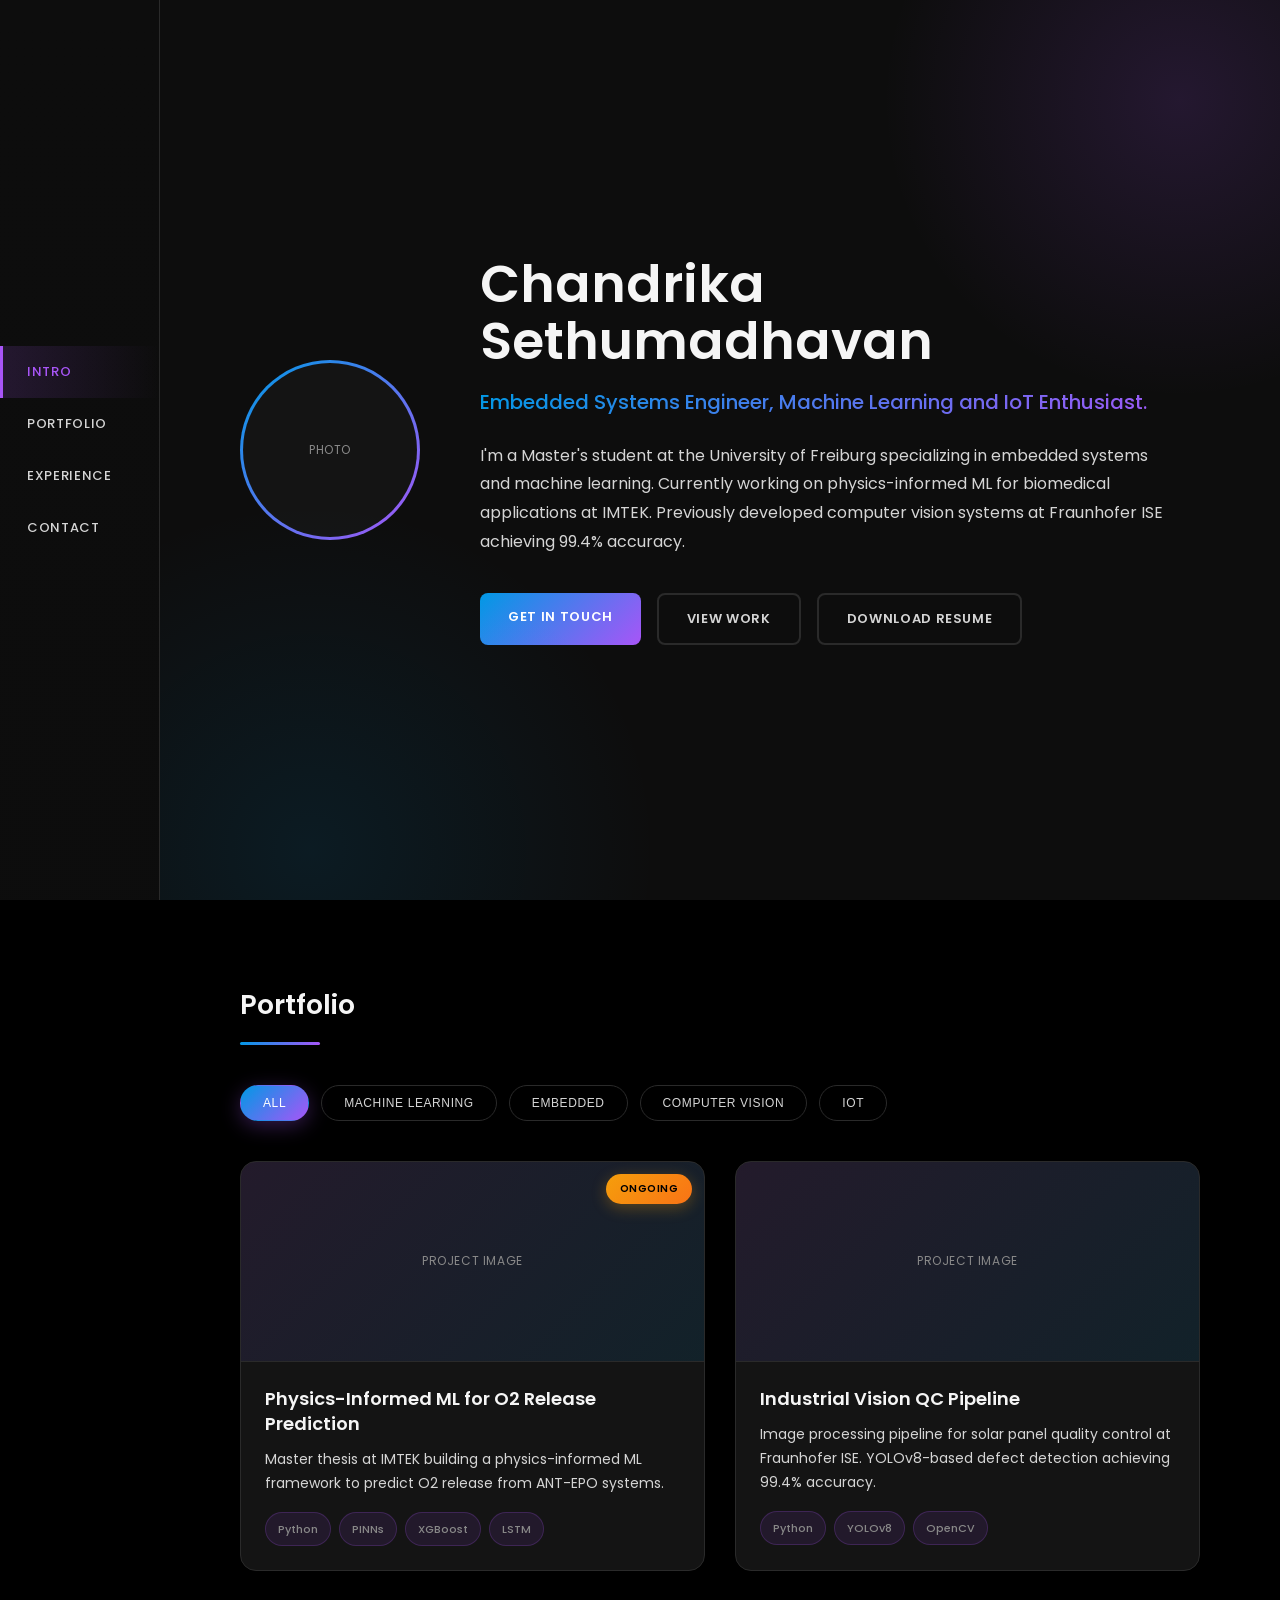
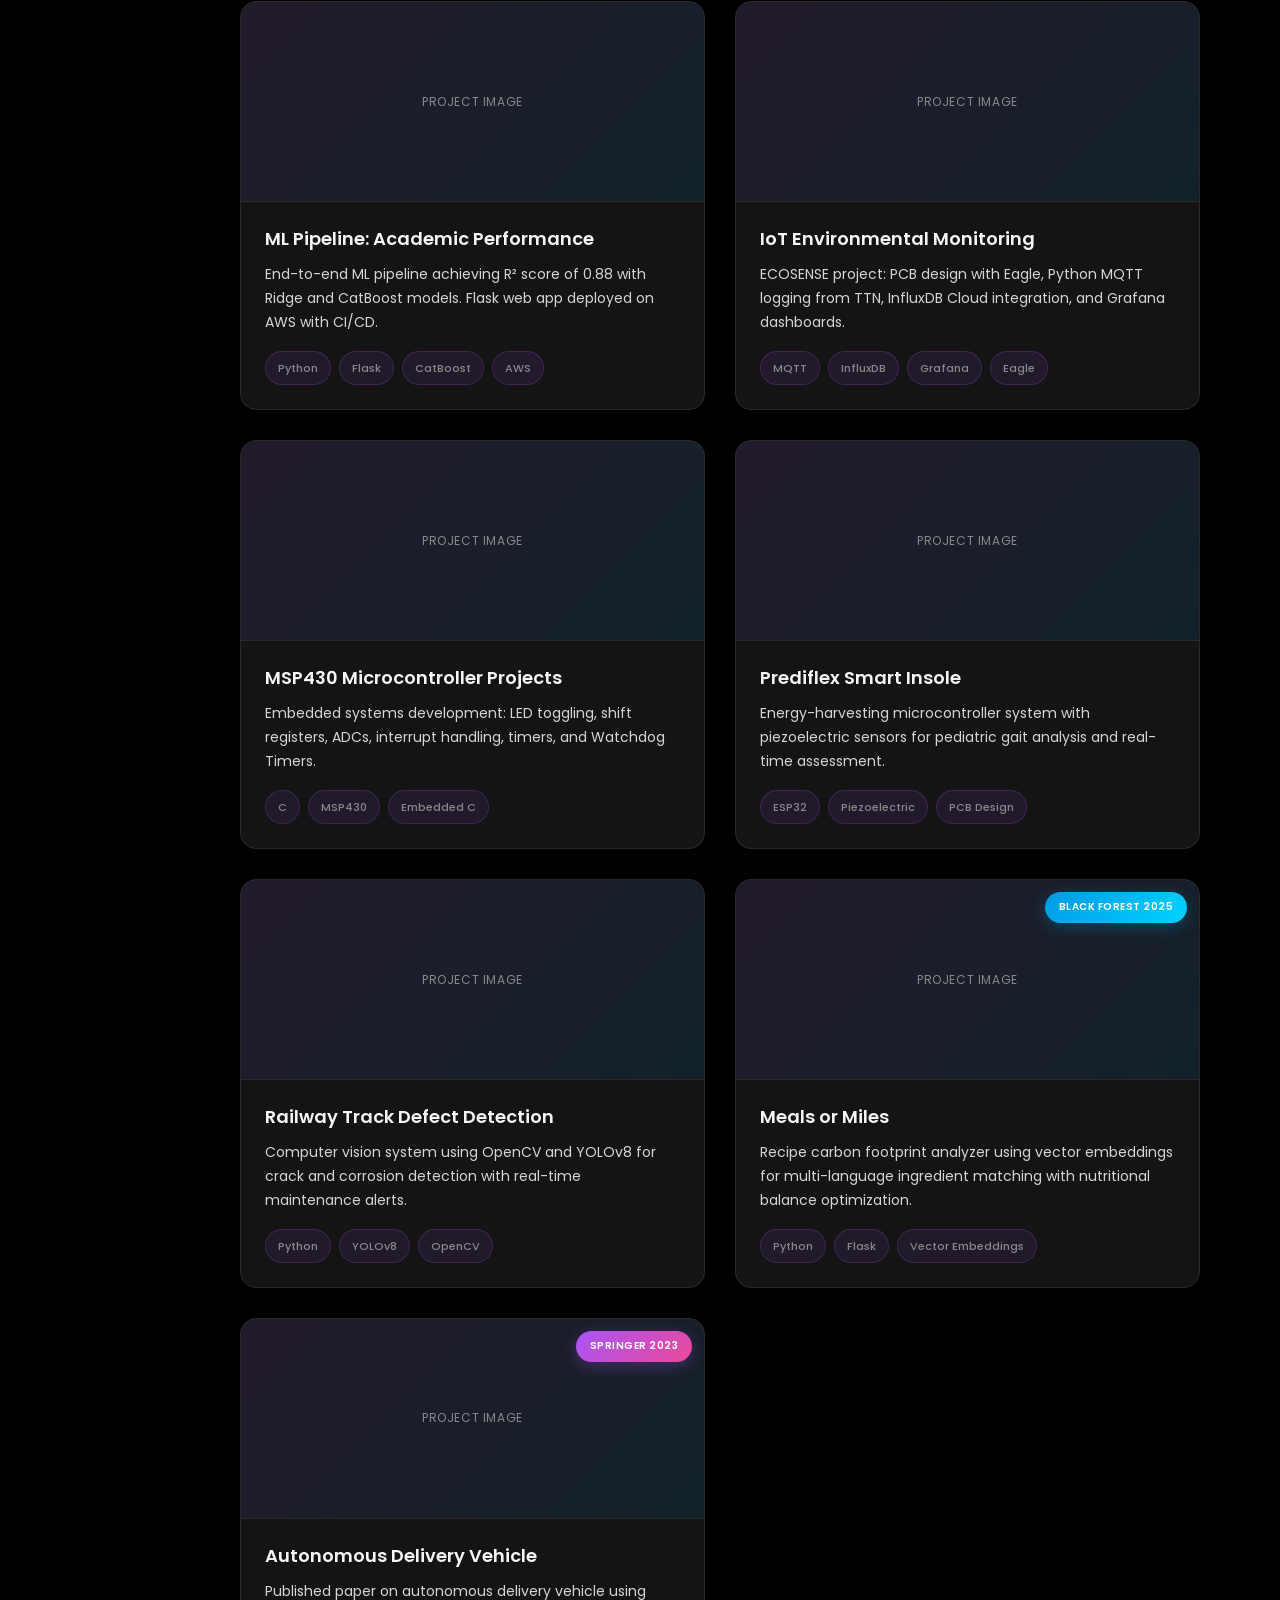
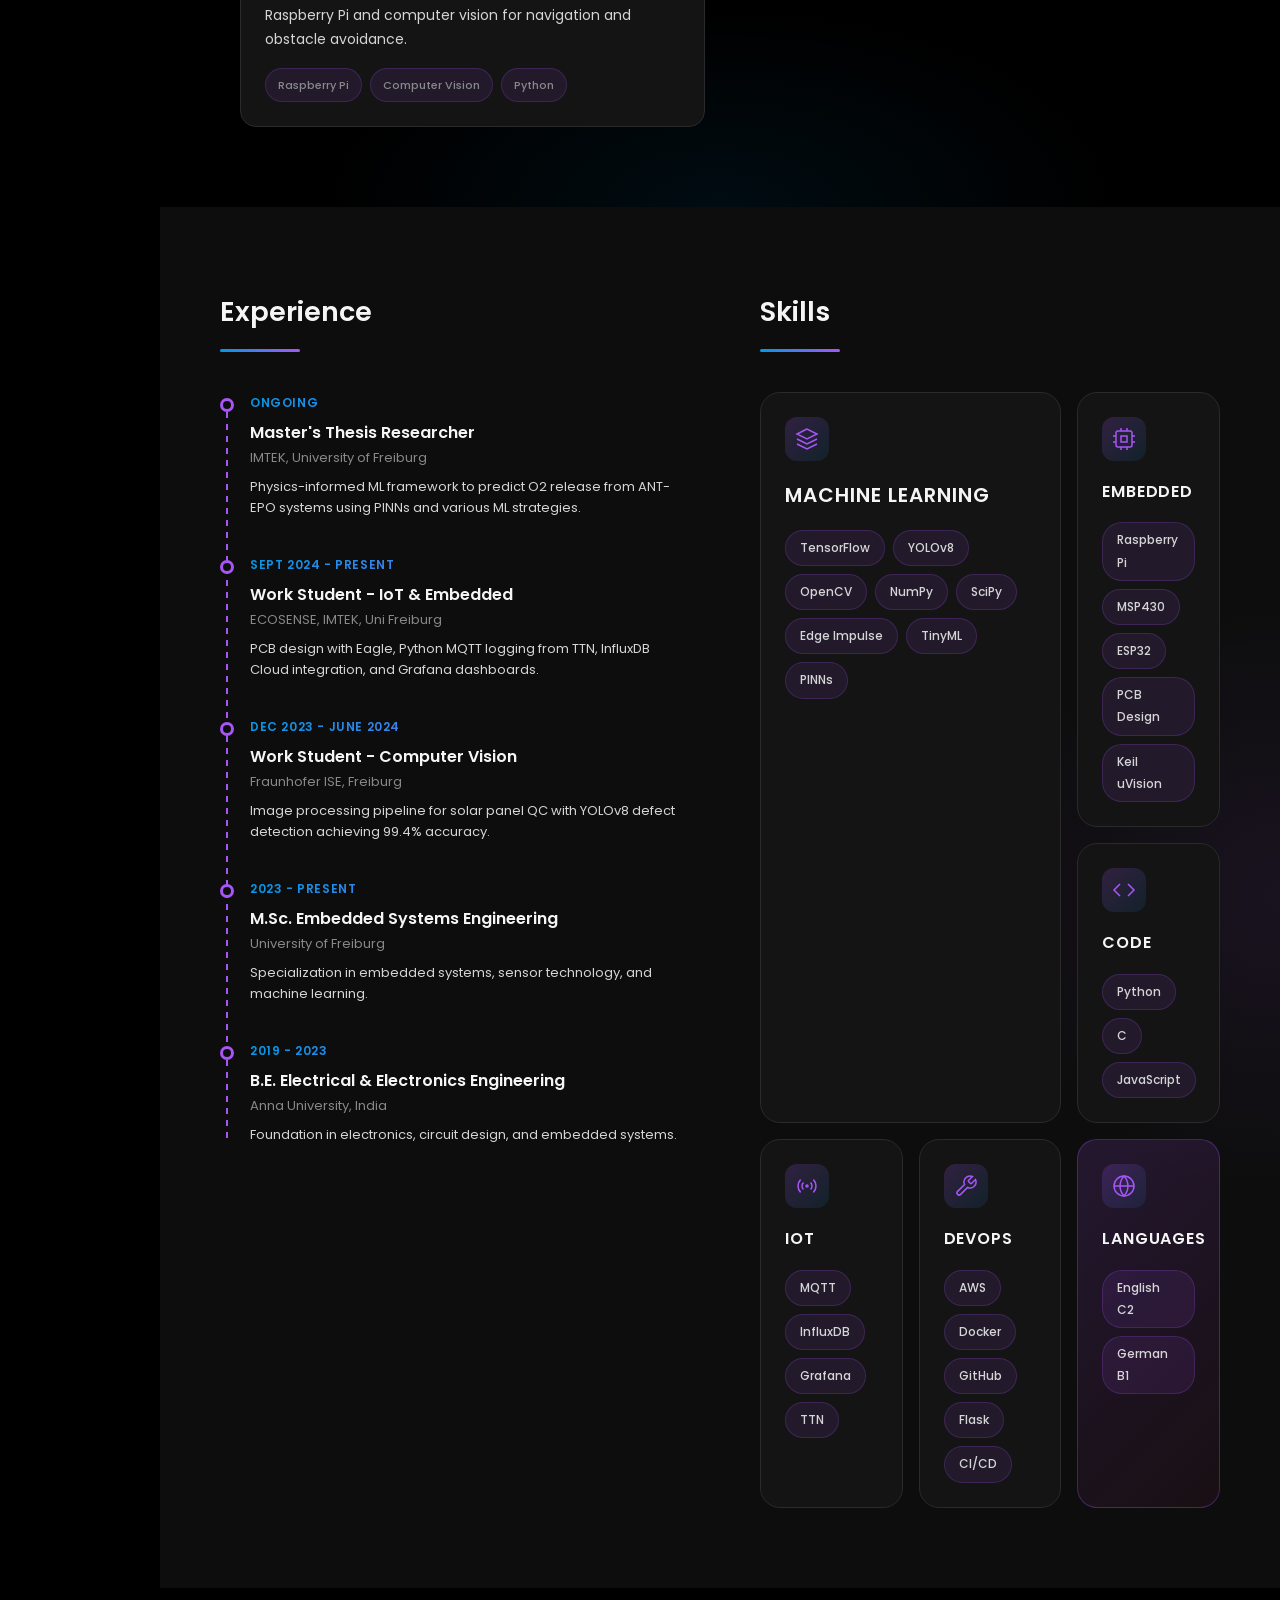
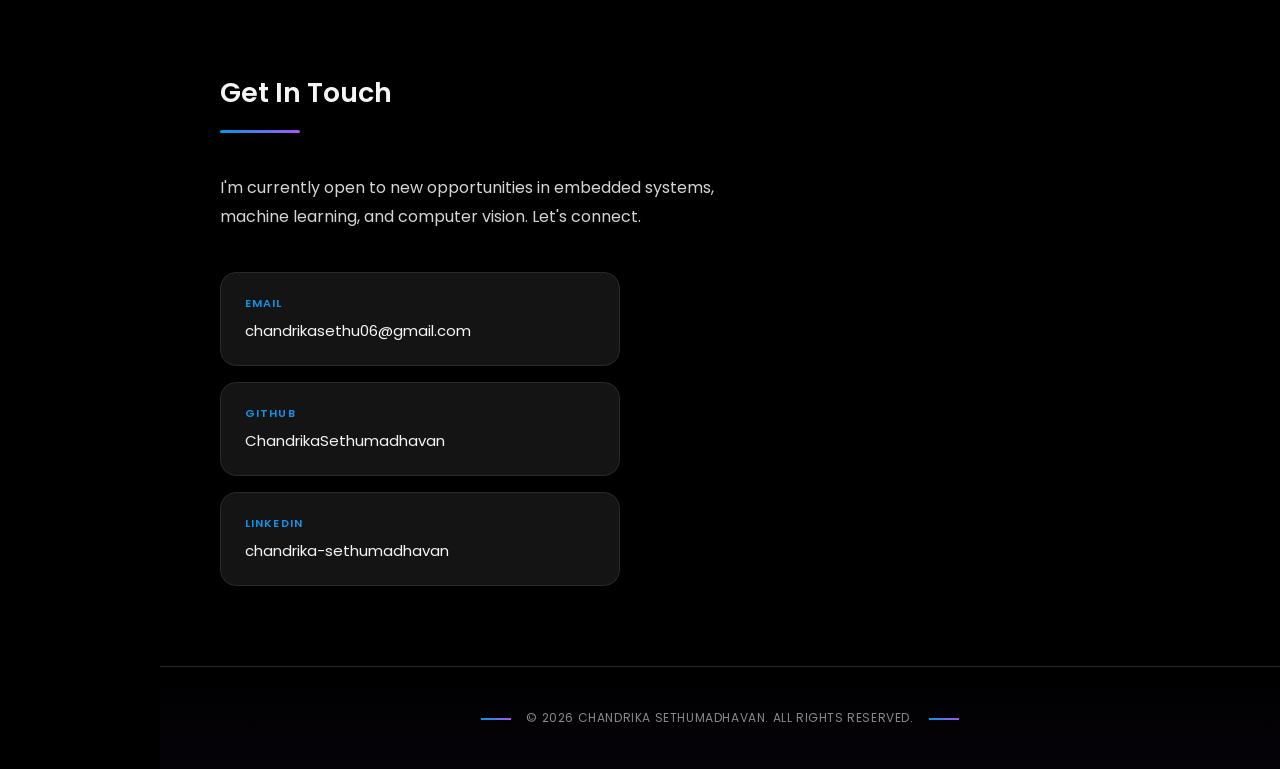
<file: index.html>
<!DOCTYPE html>
<html lang="en">
<head>
  <meta charset="UTF-8">
  <meta name="viewport" content="width=device-width, initial-scale=1">
  <title>Chandrika Sethumadhavan | Embedded Systems & ML Engineer</title>
  <link href="https://fonts.googleapis.com/css2?family=Poppins:wght@300;400;500;600;700&display=swap" rel="stylesheet">
  <link rel="stylesheet" href="css/style.css">
</head>
<body>

  <!-- Left Sidebar Navigation -->
  <nav class="sidebar">
    <div class="nav-inner">
      <a href="#intro" class="nav-link active">Intro</a>
      <a href="#portfolio" class="nav-link">Portfolio</a>
      <a href="#experience" class="nav-link">Experience</a>
      <a href="#contact" class="nav-link">Contact</a>
    </div>
  </nav>

  <!-- Main Content -->
  <main class="main-content">

    <!-- Intro Section -->
    <section id="intro" class="section intro-section">
      <div class="intro-wrapper">
        <div class="profile-image">
          <!-- PLACEHOLDER: Add your profile image here -->
          <div class="image-placeholder">
            <span>Photo</span>
          </div>
        </div>
        <div class="intro-content">
          <h1>Chandrika Sethumadhavan</h1>
          <p class="title-text">Embedded Systems Engineer, Machine Learning and IoT Enthusiast.</p>
          <p class="intro-description">
            I'm a Master's student at the University of Freiburg specializing in embedded systems and machine learning.
            Currently working on physics-informed ML for biomedical applications at IMTEK.
            Previously developed computer vision systems at Fraunhofer ISE achieving 99.4% accuracy.
          </p>
          <div class="intro-links">
            <a href="https://mail.google.com/mail/?view=cm&fs=1&to=chandrikasethu06@gmail.com&su=Hello%20Chandrika" target="_blank" class="btn">Get In Touch</a>
            <a href="#portfolio" class="btn btn-outline">View Work</a>
            <a href="main.pdf" download class="btn btn-outline">Download Resume</a>
          </div>
        </div>
      </div>
    </section>

    <!-- Portfolio Section -->
    <section id="portfolio" class="section">
      <h2 class="section-title">Portfolio</h2>

      <div class="filter-nav">
        <button class="filter-btn active" data-filter="all">All</button>
        <button class="filter-btn" data-filter="ml">Machine Learning</button>
        <button class="filter-btn" data-filter="embedded">Embedded</button>
        <button class="filter-btn" data-filter="vision">Computer Vision</button>
        <button class="filter-btn" data-filter="iot">IoT</button>
      </div>

      <div class="portfolio-grid">

        <!-- Project 1: Thesis -->
        <div class="portfolio-item" data-category="ml">
          <div class="portfolio-image">
            <!-- PLACEHOLDER: Add project image here -->
            <div class="image-placeholder large">
              <span>Project Image</span>
            </div>
            <span class="project-badge ongoing">Ongoing</span>
          </div>
          <div class="portfolio-info">
            <h3>Physics-Informed ML for O2 Release Prediction</h3>
            <p>Master thesis at IMTEK building a physics-informed ML framework to predict O2 release from ANT-EPO systems.</p>
            <div class="project-tags">
              <span class="tag">Python</span>
              <span class="tag">PINNs</span>
              <span class="tag">XGBoost</span>
              <span class="tag">LSTM</span>
            </div>
          </div>
        </div>

        <!-- Project 2: Industrial Vision -->
        <div class="portfolio-item" data-category="vision">
          <div class="portfolio-image">
            <div class="image-placeholder large">
              <span>Project Image</span>
            </div>
          </div>
          <div class="portfolio-info">
            <h3>Industrial Vision QC Pipeline</h3>
            <p>Image processing pipeline for solar panel quality control at Fraunhofer ISE. YOLOv8-based defect detection achieving 99.4% accuracy.</p>
            <div class="project-tags">
              <span class="tag">Python</span>
              <span class="tag">YOLOv8</span>
              <span class="tag">OpenCV</span>
            </div>
          </div>
        </div>

        <!-- Project 3: ML Pipeline -->
        <a href="https://github.com/ChandrikaSethumadhavan/mlproject" target="_blank" class="portfolio-item" data-category="ml">
          <div class="portfolio-image">
            <div class="image-placeholder large">
              <span>Project Image</span>
            </div>
          </div>
          <div class="portfolio-info">
            <h3>ML Pipeline: Academic Performance</h3>
            <p>End-to-end ML pipeline achieving R² score of 0.88 with Ridge and CatBoost models. Flask web app deployed on AWS with CI/CD.</p>
            <div class="project-tags">
              <span class="tag">Python</span>
              <span class="tag">Flask</span>
              <span class="tag">CatBoost</span>
              <span class="tag">AWS</span>
            </div>
          </div>
        </a>

        <!-- Project 4: IoT Environmental -->
        <div class="portfolio-item" data-category="iot">
          <div class="portfolio-image">
            <div class="image-placeholder large">
              <span>Project Image</span>
            </div>
          </div>
          <div class="portfolio-info">
            <h3>IoT Environmental Monitoring</h3>
            <p>ECOSENSE project: PCB design with Eagle, Python MQTT logging from TTN, InfluxDB Cloud integration, and Grafana dashboards.</p>
            <div class="project-tags">
              <span class="tag">MQTT</span>
              <span class="tag">InfluxDB</span>
              <span class="tag">Grafana</span>
              <span class="tag">Eagle</span>
            </div>
          </div>
        </div>

        <!-- Project 5: MSP430 -->
        <a href="https://github.com/ChandrikaSethumadhavan/MSP430-Microcontroller-projects" target="_blank" class="portfolio-item" data-category="embedded">
          <div class="portfolio-image">
            <div class="image-placeholder large">
              <span>Project Image</span>
            </div>
          </div>
          <div class="portfolio-info">
            <h3>MSP430 Microcontroller Projects</h3>
            <p>Embedded systems development: LED toggling, shift registers, ADCs, interrupt handling, timers, and Watchdog Timers.</p>
            <div class="project-tags">
              <span class="tag">C</span>
              <span class="tag">MSP430</span>
              <span class="tag">Embedded C</span>
            </div>
          </div>
        </a>

        <!-- Project 6: Prediflex -->
        <a href="https://github.com/ChandrikaSethumadhavan/Microsystems_Design_Prediflex" target="_blank" class="portfolio-item" data-category="embedded iot">
          <div class="portfolio-image">
            <div class="image-placeholder large">
              <span>Project Image</span>
            </div>
          </div>
          <div class="portfolio-info">
            <h3>Prediflex Smart Insole</h3>
            <p>Energy-harvesting microcontroller system with piezoelectric sensors for pediatric gait analysis and real-time assessment.</p>
            <div class="project-tags">
              <span class="tag">ESP32</span>
              <span class="tag">Piezoelectric</span>
              <span class="tag">PCB Design</span>
            </div>
          </div>
        </a>

        <!-- Project 7: Railway Detection -->
        <div class="portfolio-item" data-category="vision">
          <div class="portfolio-image">
            <div class="image-placeholder large">
              <span>Project Image</span>
            </div>
          </div>
          <div class="portfolio-info">
            <h3>Railway Track Defect Detection</h3>
            <p>Computer vision system using OpenCV and YOLOv8 for crack and corrosion detection with real-time maintenance alerts.</p>
            <div class="project-tags">
              <span class="tag">Python</span>
              <span class="tag">YOLOv8</span>
              <span class="tag">OpenCV</span>
            </div>
          </div>
        </div>

        <!-- Project 8: Hackathon -->
        <a href="https://github.com/ChandrikaSethumadhavan/meals-or-miles" target="_blank" class="portfolio-item" data-category="ml">
          <div class="portfolio-image">
            <div class="image-placeholder large">
              <span>Project Image</span>
            </div>
            <span class="project-badge hackathon">Black Forest 2025</span>
          </div>
          <div class="portfolio-info">
            <h3>Meals or Miles</h3>
            <p>Recipe carbon footprint analyzer using vector embeddings for multi-language ingredient matching with nutritional balance optimization.</p>
            <div class="project-tags">
              <span class="tag">Python</span>
              <span class="tag">Flask</span>
              <span class="tag">Vector Embeddings</span>
            </div>
          </div>
        </a>

        <!-- Project 9: Research Publication -->
        <a href="https://link.springer.com/chapter/10.1007/978-981-99-3010-4_30" target="_blank" class="portfolio-item" data-category="vision embedded">
          <div class="portfolio-image">
            <div class="image-placeholder large">
              <span>Project Image</span>
            </div>
            <span class="project-badge publication">Springer 2023</span>
          </div>
          <div class="portfolio-info">
            <h3>Autonomous Delivery Vehicle</h3>
            <p>Published paper on autonomous delivery vehicle using Raspberry Pi and computer vision for navigation and obstacle avoidance.</p>
            <div class="project-tags">
              <span class="tag">Raspberry Pi</span>
              <span class="tag">Computer Vision</span>
              <span class="tag">Python</span>
            </div>
          </div>
        </a>

      </div>
    </section>

    <!-- Experience & Skills Section -->
    <section id="experience" class="section">
      <div class="exp-skills-container">

        <!-- Experience Column with Timeline -->
        <div class="experience-column">
          <h2 class="section-title">Experience</h2>

          <div class="timeline">
            <div class="timeline-item">
              <div class="timeline-dot"></div>
              <div class="timeline-date">Ongoing</div>
              <div class="timeline-content">
                <h3>Master's Thesis Researcher</h3>
                <p class="company">IMTEK, University of Freiburg</p>
                <p>Physics-informed ML framework to predict O2 release from ANT-EPO systems using PINNs and various ML strategies.</p>
              </div>
            </div>

            <div class="timeline-item">
              <div class="timeline-dot"></div>
              <div class="timeline-date">Sept 2024 - Present</div>
              <div class="timeline-content">
                <h3>Work Student - IoT & Embedded</h3>
                <p class="company">ECOSENSE, IMTEK, Uni Freiburg</p>
                <p>PCB design with Eagle, Python MQTT logging from TTN, InfluxDB Cloud integration, and Grafana dashboards.</p>
              </div>
            </div>

            <div class="timeline-item">
              <div class="timeline-dot"></div>
              <div class="timeline-date">Dec 2023 - June 2024</div>
              <div class="timeline-content">
                <h3>Work Student - Computer Vision</h3>
                <p class="company">Fraunhofer ISE, Freiburg</p>
                <p>Image processing pipeline for solar panel QC with YOLOv8 defect detection achieving 99.4% accuracy.</p>
              </div>
            </div>

            <div class="timeline-item">
              <div class="timeline-dot"></div>
              <div class="timeline-date">2023 - Present</div>
              <div class="timeline-content">
                <h3>M.Sc. Embedded Systems Engineering</h3>
                <p class="company">University of Freiburg</p>
                <p>Specialization in embedded systems, sensor technology, and machine learning.</p>
              </div>
            </div>

            <div class="timeline-item">
              <div class="timeline-dot"></div>
              <div class="timeline-date">2019 - 2023</div>
              <div class="timeline-content">
                <h3>B.E. Electrical & Electronics Engineering</h3>
                <p class="company">Anna University, India</p>
                <p>Foundation in electronics, circuit design, and embedded systems.</p>
              </div>
            </div>
          </div>
        </div>

        <!-- Skills Column - Bento Grid -->
        <div class="skills-column">
          <h2 class="section-title">Skills</h2>

          <div class="skills-bento">
            <!-- Large Card: ML -->
            <div class="skill-card skill-card-large">
              <div class="skill-icon">
                <svg viewBox="0 0 24 24" fill="none" stroke="currentColor" stroke-width="1.5">
                  <path d="M12 2L2 7l10 5 10-5-10-5zM2 17l10 5 10-5M2 12l10 5 10-5"/>
                </svg>
              </div>
              <h4>Machine Learning</h4>
              <div class="skill-list">
                <span>TensorFlow</span><span>YOLOv8</span><span>OpenCV</span><span>NumPy</span><span>SciPy</span><span>Edge Impulse</span><span>TinyML</span><span>PINNs</span>
              </div>
            </div>

            <!-- Medium Card: Embedded -->
            <div class="skill-card skill-card-medium">
              <div class="skill-icon">
                <svg viewBox="0 0 24 24" fill="none" stroke="currentColor" stroke-width="1.5">
                  <rect x="4" y="4" width="16" height="16" rx="2"/><path d="M9 9h6v6H9z"/><path d="M9 1v3M15 1v3M9 20v3M15 20v3M1 9h3M1 15h3M20 9h3M20 15h3"/>
                </svg>
              </div>
              <h4>Embedded</h4>
              <div class="skill-list">
                <span>Raspberry Pi</span><span>MSP430</span><span>ESP32</span><span>PCB Design</span><span>Keil uVision</span>
              </div>
            </div>

            <!-- Small Card: Programming -->
            <div class="skill-card skill-card-small">
              <div class="skill-icon">
                <svg viewBox="0 0 24 24" fill="none" stroke="currentColor" stroke-width="1.5">
                  <polyline points="16,18 22,12 16,6"/><polyline points="8,6 2,12 8,18"/>
                </svg>
              </div>
              <h4>Code</h4>
              <div class="skill-list">
                <span>Python</span><span>C</span><span>JavaScript</span>
              </div>
            </div>

            <!-- Small Card: IoT -->
            <div class="skill-card skill-card-small">
              <div class="skill-icon">
                <svg viewBox="0 0 24 24" fill="none" stroke="currentColor" stroke-width="1.5">
                  <path d="M5.636 18.364a9 9 0 010-12.728M18.364 5.636a9 9 0 010 12.728M8.464 15.536a5 5 0 010-7.072M15.536 8.464a5 5 0 010 7.072"/><circle cx="12" cy="12" r="1"/>
                </svg>
              </div>
              <h4>IoT</h4>
              <div class="skill-list">
                <span>MQTT</span><span>InfluxDB</span><span>Grafana</span><span>TTN</span>
              </div>
            </div>

            <!-- Medium Card: DevOps -->
            <div class="skill-card skill-card-medium">
              <div class="skill-icon">
                <svg viewBox="0 0 24 24" fill="none" stroke="currentColor" stroke-width="1.5">
                  <path d="M14.7 6.3a1 1 0 000 1.4l1.6 1.6a1 1 0 001.4 0l3.77-3.77a6 6 0 01-7.94 7.94l-6.91 6.91a2.12 2.12 0 01-3-3l6.91-6.91a6 6 0 017.94-7.94l-3.76 3.76z"/>
                </svg>
              </div>
              <h4>DevOps</h4>
              <div class="skill-list">
                <span>AWS</span><span>Docker</span><span>GitHub</span><span>Flask</span><span>CI/CD</span>
              </div>
            </div>

            <!-- Small Card: Languages -->
            <div class="skill-card skill-card-small accent">
              <div class="skill-icon">
                <svg viewBox="0 0 24 24" fill="none" stroke="currentColor" stroke-width="1.5">
                  <circle cx="12" cy="12" r="10"/><path d="M2 12h20M12 2a15.3 15.3 0 014 10 15.3 15.3 0 01-4 10 15.3 15.3 0 01-4-10 15.3 15.3 0 014-10z"/>
                </svg>
              </div>
              <h4>Languages</h4>
              <div class="skill-list">
                <span>English C2</span><span>German B1</span>
              </div>
            </div>
          </div>
        </div>

      </div>
    </section>

    <!-- Contact Section -->
    <section id="contact" class="section">
      <h2 class="section-title">Get In Touch</h2>
      <p class="contact-text">I'm currently open to new opportunities in embedded systems, machine learning, and computer vision. Let's connect.</p>

      <div class="contact-links">
        <a href="mailto:chandrikasethu06@gmail.com" class="contact-item">
          <span class="contact-label">Email</span>
          <span class="contact-value">chandrikasethu06@gmail.com</span>
        </a>
        <a href="https://github.com/ChandrikaSethumadhavan" target="_blank" class="contact-item">
          <span class="contact-label">GitHub</span>
          <span class="contact-value">ChandrikaSethumadhavan</span>
        </a>
        <a href="https://www.linkedin.com/in/chandrika-s-59455a1a8/" target="_blank" class="contact-item">
          <span class="contact-label">LinkedIn</span>
          <span class="contact-value">chandrika-sethumadhavan</span>
        </a>
      </div>
    </section>

    <!-- Footer -->
    <footer class="footer">
      <p>&copy; 2026 Chandrika Sethumadhavan. All Rights Reserved.</p>
    </footer>

  </main>

  <script src="js/main.js"></script>
</body>
</html>
</file>
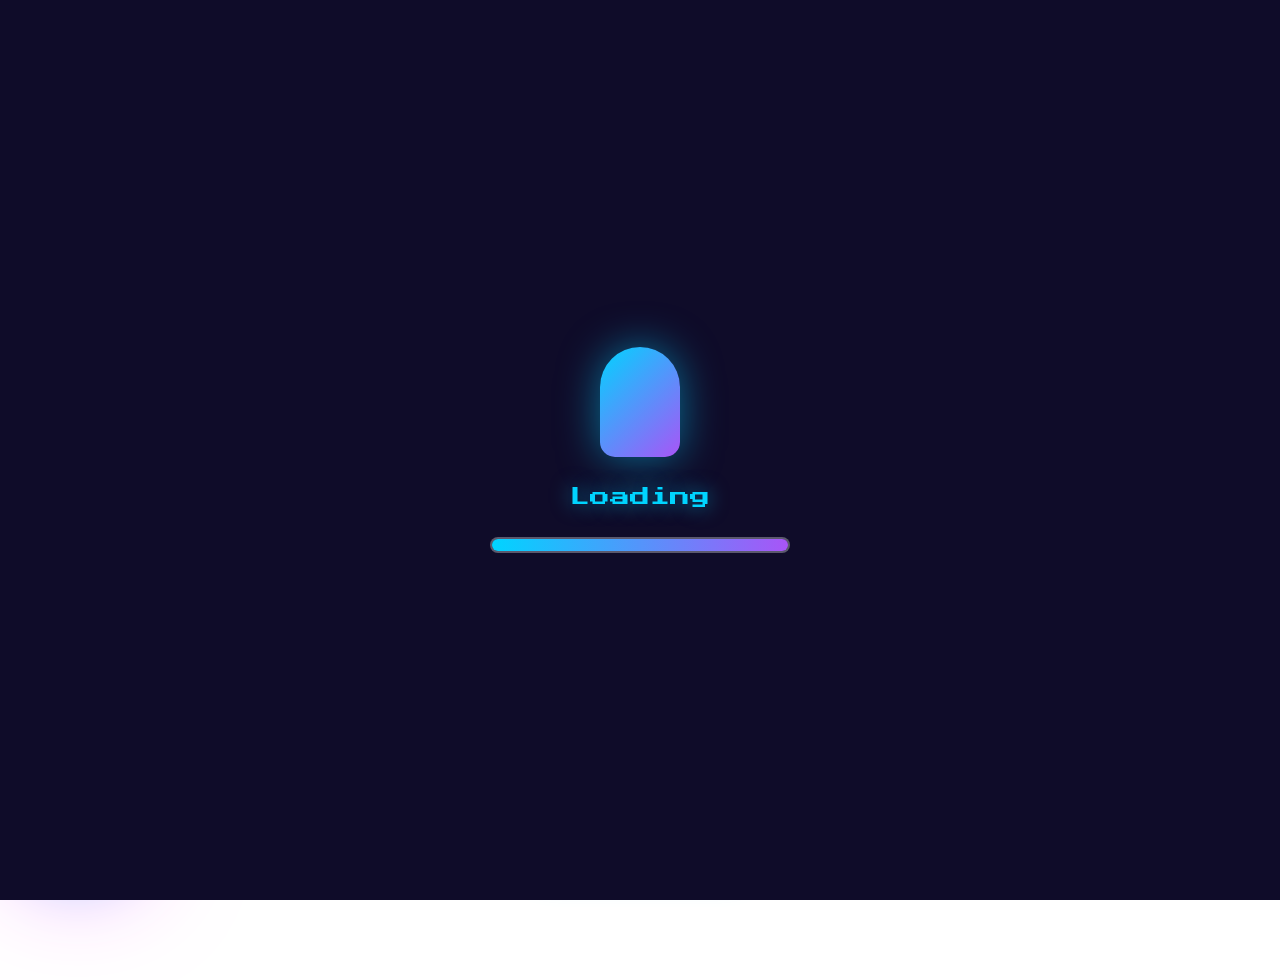
<file: interactive-resume/index.html>
<!DOCTYPE html>
<html lang="en">
<head>
  <meta charset="UTF-8">
  <meta name="viewport" content="width=device-width, initial-scale=1.0">
  <title>Chandrika Sethumadhavan | Interactive Resume</title>
  <link href="https://fonts.googleapis.com/css2?family=Press+Start+2P&family=Poppins:wght@400;500;600;700&display=swap" rel="stylesheet">
  <link rel="stylesheet" href="style.css">
</head>
<body>

  <!-- Loading Screen -->
  <div class="loader" id="loader">
    <div class="loader-content">
      <div class="loader-character"></div>
      <p>Loading</p>
      <div class="loader-bar"><div class="loader-progress"></div></div>
    </div>
  </div>

  <!-- Navigation HUD -->
  <nav class="hud">
    <div class="hud-left">
      <span class="hud-name">CHANDRIKA.EXE</span>
      <span class="hud-title">Building next gen systems with ML and Sensors</span>
    </div>
    <div class="hud-right">
      <div class="hud-progress">
        <span class="progress-label">Journey Progress</span>
        <div class="progress-bar"><div class="progress-fill" id="progressFill"></div></div>
      </div>
    </div>
  </nav>

  <!-- Section Indicators -->
  <div class="section-nav" id="sectionNav">
    <button class="section-dot active" data-section="intro">Start</button>
    <button class="section-dot" data-section="skills">Skills</button>
    <button class="section-dot" data-section="projects">Projects</button>
    <button class="section-dot" data-section="journey">Journey</button>
    <button class="section-dot" data-section="contact">Contact</button>
  </div>

  <!-- Scroll Hint -->
  <div class="scroll-hint" id="scrollHint">
    <span>Scroll to explore</span>
    <div class="scroll-arrow"></div>
  </div>

  <!-- Main Game World -->
  <div class="game-world" id="gameWorld">

    <!-- Parallax Background Layers -->
    <div class="parallax-layer sky" data-speed="0.1"></div>
    <div class="parallax-layer clouds" data-speed="0.2"></div>
    <div class="parallax-layer mountains" data-speed="0.3"></div>
    <div class="parallax-layer city" data-speed="0.5"></div>

    <!-- Character -->
    <div class="character" id="character">
      <div class="character-sprite"></div>
      <div class="character-shadow"></div>
    </div>

    <!-- Ground -->
    <div class="ground"></div>

    <!-- Sections Container -->
    <div class="sections-track" id="sectionsTrack">

      <!-- INTRO SECTION -->
      <section class="game-section intro" id="intro">
        <div class="section-content">
          <div class="intro-sign">
            <h1>Welcome!</h1>
            <p>I'm <span class="highlight">Chandrika</span></p>
            <p class="subtitle">ML & Sensors Enthusiast</p>
          </div>
          <div class="floating-icons">
            <div class="float-icon" style="--delay: 0s">
              <svg viewBox="0 0 24 24"><path d="M12 2L2 7l10 5 10-5-10-5zM2 17l10 5 10-5M2 12l10 5 10-5"/></svg>
            </div>
            <div class="float-icon" style="--delay: 0.5s">
              <svg viewBox="0 0 24 24"><rect x="4" y="4" width="16" height="16" rx="2"/><path d="M9 9h6v6H9z"/></svg>
            </div>
          </div>
        </div>
        <div class="scene-decoration intro-deco">
          <div class="circuit-line"></div>
          <div class="circuit-line"></div>
          <div class="data-stream"></div>
        </div>
      </section>

      <!-- SKILLS SECTION -->
      <section class="game-section skills" id="skills">
        <div class="section-content">
          <h2 class="section-title">
            <span class="title-icon">&#9733;</span> Skills Unlocked
          </h2>

          <div class="skill-towers">
            <!-- Predictive & Prescriptive ML Tower -->
            <div class="skill-tower" data-level="92">
              <div class="tower-body">
                <div class="tower-fill" style="--fill: 92%"></div>
              </div>
              <div class="tower-label">Scientific ML & Modeling</div>
              <div class="tower-items">
                <span>Signal analysis</span>
                <span>TensorFlow</span>
                <span>Physics-informed NNs</span>
                <span> Sensor Signal analysis</span>
                <span> Data-driven + physics-based modelling</span>
                <span>Time-series forecasting</span>
                <span>scikit-learn</span>
                <span>LSTM / GRU</span>
                <span>NSGA-II</span>
                <span>Optuna</span>
              </div>
            </div>

            <!-- Computer Vision Tower -->
            <div class="skill-tower" data-level="90">
              <div class="tower-body">
                <div class="tower-fill" style="--fill: 90%"></div>
              </div>
              <div class="tower-label">Vision</div>
              <div class="tower-items">
                <span>YOLOv8</span>
                <span>OpenCV</span>
                <span>Mask R-CNN</span>
                <span>Vision Transformers</span>
                <span>NumPy / SciPy/ PyTorch / TensorFlow</span>
              </div>
            </div>

            <!-- Agentic AI / LLMs Tower -->
            <div class="skill-tower" data-level="85">
              <div class="tower-body">
                <div class="tower-fill" style="--fill: 85%"></div>
              </div>
              <div class="tower-label">Agentic AI</div>
              <div class="tower-items">
                <span>RAG Pipelines</span>
                <span>OpenAI API</span>
                <span>Prompt Engineering</span>
                <span>LLMOps</span>
              </div>
            </div>

            <!-- MLOps & Cloud Tower -->
            <div class="skill-tower" data-level="88">
              <div class="tower-body">
                <div class="tower-fill" style="--fill: 88%"></div>
              </div>
              <div class="tower-label">MLOps &amp; Cloud</div>
              <div class="tower-items">
                <span>AWS SageMaker</span>
                <span>Docker</span>
                <span>ONNX / INT8</span>
                <span>FastAPI / Flask</span>
                <span>CI/CD</span>
                <span>CodeCarbon</span>
              </div>
            </div>

            <!-- Embedded & IoT Tower -->
            <div class="skill-tower" data-level="86">
              <div class="tower-body">
                <div class="tower-fill" style="--fill: 86%"></div>
              </div>
              <div class="tower-label">Embedded &amp; IoT</div>
              <div class="tower-items">
                <span>Raspberry Pi</span>
                <span>ESP32 / MSP430</span>
                <span>PCB Design (Eagle)</span>
                <span>Keil uVision</span>
                <span>MQTT / TTN</span>
                <span>InfluxDB / Grafana</span>
              </div>
            </div>
          </div>
        </div>
        <div class="scene-decoration skills-deco">
          <div class="gear gear-1"></div>
          <div class="gear gear-2"></div>
          <div class="gear gear-3"></div>
        </div>
      </section>

      <!-- PROJECTS SECTION -->
      <section class="game-section projects" id="projects">
        <div class="section-content">
          <h2 class="section-title">
            <span class="title-icon">&#9733;</span> Side Projects
          </h2>

          <div class="project-cards">
            <div class="project-card" data-project="surgidoc">
              <div class="card-badge">&#9889; BFH 2025</div>
              <div class="card-icon">
                <svg viewBox="0 0 24 24"><path d="M19 3H5c-1.1 0-2 .9-2 2v14c0 1.1.9 2 2 2h14c1.1 0 2-.9 2-2V5c0-1.1-.9-2-2-2zm-7 3c1.93 0 3.5 1.57 3.5 3.5S13.93 13 12 13s-3.5-1.57-3.5-3.5S10.07 6 12 6zm7 13H5v-.23c0-.62.28-1.2.76-1.58C7.47 15.82 9.64 15 12 15s4.53.82 6.24 2.19c.48.38.76.97.76 1.58V19z"/></svg>
              </div>
              <h3>SurgiDoc AI</h3>
              <p>Agentic GenAI for surgical documentation (RAG + EndoViT)</p>
              <span class="click-hint">Click for details</span>
            </div>

            <div class="project-card" data-project="mealsormiles">
              <div class="card-badge">&#9889; BFH 2025</div>
              <div class="card-icon">
                <svg viewBox="0 0 24 24"><circle cx="12" cy="12" r="10"/><path d="M8 12l2 2 4-4"/></svg>
              </div>
              <h3>Meals or Miles</h3>
              <p>Recipe carbon analyzer with vector embeddings</p>
              <span class="click-hint">Click for details</span>
            </div>

            <div class="project-card" data-project="automl">
              <div class="card-badge">&#9881; AutoML</div>
              <div class="card-icon">
                <svg viewBox="0 0 24 24"><path d="M12 2L2 7l10 5 10-5-10-5zM2 17l10 5 10-5M2 12l10 5 10-5"/></svg>
              </div>
              <h3>Carbon-Aware AutoML</h3>
              <p>Zero-cost NAS + Optuna with CodeCarbon tracking</p>
              <span class="click-hint">Click for details</span>
            </div>

            <div class="project-card" data-project="onnx">
              <div class="card-badge">&#9733; ONNX</div>
              <div class="card-icon">
                <svg viewBox="0 0 24 24"><path d="M12 2L2 7v10l10 5 10-5V7L12 2zm0 2.18L19.82 8 12 11.82 4.18 8 12 4.18zM4 9.65l7 3.5v7.7l-7-3.5v-7.7zm9 11.2v-7.7l7-3.5v7.7l-7 3.5z"/></svg>
              </div>
              <h3>Deployment-Aware AutoML</h3>
              <p>ONNX export + INT8 quantisation, 8.54&times; GPU speedup</p>
              <span class="click-hint">Click for details</span>
            </div>

            <div class="project-card" data-project="msp430">
              <div class="card-badge">&#9881; Embedded</div>
              <div class="card-icon">
                <svg viewBox="0 0 24 24"><rect x="4" y="4" width="16" height="16" rx="2"/><path d="M9 9h6v6H9z"/><path d="M9 1v3M15 1v3M9 20v3M15 20v3M1 9h3M1 15h3M20 9h3M20 15h3"/></svg>
              </div>
              <h3>MSP430 Microcontroller</h3>
              <p>Embedded C: ADCs, interrupts, timers, watchdog</p>
              <span class="click-hint">Click for details</span>
            </div>

            <div class="project-card" data-project="prediflex">
              <div class="card-badge">&#9889; Microsystems</div>
              <div class="card-icon">
                <svg viewBox="0 0 24 24"><path d="M13 2L3 14h9l-1 8 10-12h-9l1-8z"/></svg>
              </div>
              <h3>Prediflex Smart Insole</h3>
              <p>Energy-harvesting piezo system for pediatric gait</p>
              <span class="click-hint">Click for details</span>
            </div>
          </div>
        </div>
        <div class="scene-decoration proj-deco">
          <div class="trophy"></div>
          <div class="stars-burst"></div>
        </div>
      </section>

      <!-- JOURNEY SECTION (Combined Work + Education) -->
      <section class="game-section journey" id="journey">
        <div class="section-content" style="max-width: none; width: auto;">
          <h2 class="section-title">
            <span class="title-icon">&#9733;</span> My Journey
          </h2>

          <div class="journey-buildings" style="display: flex !important; flex-direction: row !important; flex-wrap: nowrap !important; gap: 20px; align-items: flex-end;">
            <!-- Building 1: Current - Master's Thesis -->
            <div class="exp-building current" style="flex: 0 0 auto;">
              <div class="building-flag">NOW</div>
              <div class="building-top"></div>
              <div class="building-body">
                <div class="building-window"></div>
                <div class="building-window"></div>
                <div class="building-window"></div>
                <div class="building-door"></div>
              </div>
              <div class="building-info">
                <h3>ML Research Scientist</h3>
                <p class="company">IMTEK, Uni Freiburg</p>
                <p class="desc">Physics-informed LSTM/GRU for ANT-EPO O&#8322; release &mdash; SSRN 2025</p>
              </div>
            </div>

            <!-- Building 2: ECOSENSE -->
            <div class="exp-building" style="flex: 0 0 auto;">
              <div class="building-flag">2024</div>
              <div class="building-top"></div>
              <div class="building-body">
                <div class="building-window"></div>
                <div class="building-window"></div>
                <div class="building-door"></div>
              </div>
              <div class="building-info">
                <h3>Embedded Systems Working Student</h3>
                <p class="company">ECOSENSE, IMTEK</p>
                <p class="desc">PCB design (Eagle), MQTT&rarr;InfluxDB&rarr;Grafana pipeline</p>
              </div>
            </div>

            <!-- Building 3: Fraunhofer -->
            <div class="exp-building" style="flex: 0 0 auto;">
              <div class="building-flag">2023</div>
              <div class="building-top"></div>
              <div class="building-body">
                <div class="building-window"></div>
                <div class="building-window"></div>
                <div class="building-window"></div>
                <div class="building-window"></div>
                <div class="building-door"></div>
              </div>
              <div class="building-info">
                <h3>Image Processing &amp; ML Working Student</h3>
                <p class="company">Fraunhofer ISE</p>
                <p class="desc">YOLOv8 inference pipeline for solar-cell QC &mdash; 99.4% accuracy</p>
              </div>
            </div>

            <!-- Education Building 1: Freiburg -->
            <div class="exp-building edu-building" style="flex: 0 0 auto;">
              <div class="building-flag edu">2023</div>
              <div class="building-top edu"></div>
              <div class="building-body">
                <div class="building-window"></div>
                <div class="building-window"></div>
                <div class="building-window"></div>
                <div class="building-door"></div>
              </div>
              <div class="building-info">
                <h3>M.Sc. Embedded Systems</h3>
                <p class="company">Uni Freiburg</p>
                <p class="desc">Microsystems Engineering</p>
              </div>
            </div>

            <!-- Education Building 2: Anna University -->
            <div class="exp-building edu-building" style="flex: 0 0 auto;">
              <div class="building-flag edu">2019</div>
              <div class="building-top edu"></div>
              <div class="building-body">
                <div class="building-window"></div>
                <div class="building-window"></div>
                <div class="building-door"></div>
              </div>
              <div class="building-info">
                <h3>B.E. Electrical Eng.</h3>
                <p class="company">Anna University</p>
                <p class="desc">Chennai, India</p>
              </div>
            </div>
          </div>
        </div>
        <div class="scene-decoration journey-deco">
          <div class="street-lamp"></div>
          <div class="street-lamp"></div>
        </div>
      </section>

      <!-- CONTACT SECTION -->
      <section class="game-section contact" id="contact">
        <div class="section-content">
          <h2 class="section-title">
            <span class="title-icon">&#9733;</span> Connect
          </h2>

          <div class="contact-terminal">
            <div class="terminal-header">
              <span class="terminal-dot"></span>
              <span class="terminal-dot"></span>
              <span class="terminal-dot"></span>
              <span class="terminal-title">contact.sh</span>
            </div>
            <div class="terminal-body">
              <p class="terminal-line"><span class="prompt">$</span> echo "Let's build something amazing together!"</p>
              <p class="terminal-output">Let's build something amazing together!</p>
              <p class="terminal-line"><span class="prompt">$</span> cat contact_info.txt</p>
              <div class="contact-links">
                <a href="https://mail.google.com/mail/?view=cm&fs=1&to=chandrikasethu06@gmail.com" target="_blank" class="contact-btn">
                  <span class="btn-icon">&#9993;</span> Email
                </a>
                <a href="https://github.com/ChandrikaSethumadhavan" target="_blank" class="contact-btn">
                  <span class="btn-icon">&#9784;</span> GitHub
                </a>
                <a href="https://www.linkedin.com/in/chandrika-s-59455a1a8/" target="_blank" class="contact-btn">
                  <span class="btn-icon">&#9901;</span> LinkedIn
                </a>
              </div>
              <p class="terminal-line typing"><span class="prompt">$</span> <span class="cursor">_</span></p>
            </div>
          </div>

          <div class="end-message">
            <p>Thanks for exploring my journey!</p>
            <a href="../index.html" class="back-link">&#8592; Back to Main Portfolio</a>
          </div>
        </div>
        <div class="scene-decoration contact-deco">
          <div class="satellite"></div>
          <div class="signal-waves"></div>
        </div>
      </section>

    </div>
  </div>

  <!-- Project Modal -->
  <div class="project-modal" id="projectModal">
    <div class="modal-overlay"></div>
    <div class="modal-content">
      <button class="modal-close" id="modalClose">&times;</button>
      <div class="modal-header">
        <span class="modal-badge" id="modalBadge"></span>
        <h2 id="modalTitle"></h2>
      </div>
      <div class="modal-body">
        <p id="modalDescription"></p>

        <!-- Video Demo Section -->
        <div class="modal-video" id="modalVideoSection" style="display: none;">
          <h4>Demo Video:</h4>
          <video id="modalVideo" controls>
            <source id="modalVideoSource" src="" type="video/mp4">
            Your browser does not support the video tag.
          </video>
        </div>

        <div class="modal-tech">
          <h4>Technologies Used:</h4>
          <div class="tech-tags" id="modalTech"></div>
        </div>
        <div class="modal-highlights">
          <h4>Key Highlights:</h4>
          <ul id="modalHighlights"></ul>
        </div>
      </div>
      <div class="modal-footer">
        <a href="#" class="modal-github-btn" id="modalGithub" target="_blank">
          <span>&#9784;</span> View on GitHub
        </a>
      </div>
    </div>
  </div>

  <script src="script.js"></script>
</body>
</html>
</file>
<file: css/style.css>
/* === Ryan Sass Inspired Portfolio Styles === */

/* Reset */
*, *::before, *::after {
  margin: 0;
  padding: 0;
  box-sizing: border-box;
}

/* Variables */
:root {
  --bg-primary: #000000;
  --bg-secondary: #0d0d0d;
  --bg-card: #141414;
  --text-primary: #f5f5f5;
  --text-secondary: #d5d5d5;
  --text-muted: #888888;
  --accent: #0099e5;
  --accent-hover: #007acc;
  --purple: #a855f7;
  --purple-dark: #7c3aed;
  --pink: #ec4899;
  --border: #2a2a2a;
  --sidebar-width: 160px;
  --gradient-1: linear-gradient(135deg, #0099e5, #a855f7);
  --gradient-2: linear-gradient(135deg, #a855f7, #ec4899);
  --gradient-3: linear-gradient(135deg, #0099e5, #00d4ff);
}

/* Base */
html {
  scroll-behavior: smooth;
}

body {
  font-family: 'Poppins', -apple-system, BlinkMacSystemFont, sans-serif;
  font-size: 14px;
  line-height: 1.85;
  color: var(--text-secondary);
  background: var(--bg-primary);
  -webkit-font-smoothing: antialiased;
  -moz-osx-font-smoothing: grayscale;
}

a {
  color: var(--accent);
  text-decoration: none;
  transition: color 0.2s ease;
}

a:hover {
  color: var(--accent-hover);
}

/* === Left Sidebar Navigation === */
.sidebar {
  position: fixed;
  left: 0;
  top: 0;
  width: var(--sidebar-width);
  height: 100vh;
  background: linear-gradient(180deg, var(--bg-secondary) 0%, rgba(13, 13, 13, 0.98) 100%);
  display: flex;
  align-items: center;
  z-index: 100;
  border-right: 1px solid var(--border);
}

.nav-inner {
  width: 100%;
  padding: 20px 0;
}

.nav-link {
  display: block;
  padding: 14px 24px;
  color: var(--text-secondary);
  font-size: 13px;
  font-weight: 500;
  text-transform: uppercase;
  letter-spacing: 0.05em;
  border-left: 3px solid transparent;
  transition: all 0.3s ease;
}

.nav-link:hover {
  color: var(--text-primary);
  background: rgba(168, 85, 247, 0.1);
  border-left-color: var(--purple);
}

.nav-link.active {
  color: var(--purple);
  background: linear-gradient(90deg, rgba(168, 85, 247, 0.15), transparent);
  border-left-color: var(--purple);
}

/* === Main Content === */
.main-content {
  margin-left: var(--sidebar-width);
  min-height: 100vh;
}

.section {
  padding: 80px 60px;
  max-width: 1600px;
  margin: 0 auto;
}

/* === Section Titles === */
.section-title {
  font-size: 27px;
  font-weight: 600;
  color: var(--text-primary);
  margin-bottom: 40px;
  position: relative;
  padding-bottom: 15px;
}

.section-title::after {
  content: '';
  position: absolute;
  bottom: 0;
  left: 0;
  width: 80px;
  height: 3px;
  background: var(--gradient-1);
  border-radius: 2px;
}

/* === Intro Section === */
.intro-section {
  min-height: 100vh;
  display: flex;
  align-items: center;
  background: var(--bg-secondary);
  max-width: none;
  padding: 80px 80px;
  position: relative;
  overflow: hidden;
}

/* Gradient orbs background */
.intro-section::before {
  content: '';
  position: absolute;
  top: -200px;
  right: -200px;
  width: 600px;
  height: 600px;
  background: radial-gradient(circle, rgba(168, 85, 247, 0.15) 0%, transparent 70%);
  pointer-events: none;
}

.intro-section::after {
  content: '';
  position: absolute;
  bottom: -300px;
  left: -200px;
  width: 700px;
  height: 700px;
  background: radial-gradient(circle, rgba(0, 153, 229, 0.1) 0%, transparent 70%);
  pointer-events: none;
}

.intro-wrapper {
  display: grid;
  grid-template-columns: auto 1fr;
  align-items: center;
  gap: 60px;
  width: 100%;
  max-width: 1400px;
  margin: 0 auto;
}

.profile-image {
  flex-shrink: 0;
}

.image-placeholder {
  width: 180px;
  height: 180px;
  border-radius: 50%;
  background: var(--bg-card);
  display: flex;
  align-items: center;
  justify-content: center;
  color: var(--text-muted);
  font-size: 12px;
  text-transform: uppercase;
  letter-spacing: 0.05em;
  transition: all 0.3s ease;
  position: relative;
  border: 3px solid transparent;
  background-image: linear-gradient(var(--bg-card), var(--bg-card)), var(--gradient-1);
  background-origin: border-box;
  background-clip: padding-box, border-box;
}

.image-placeholder:hover {
  box-shadow: 0 0 40px rgba(168, 85, 247, 0.3), 0 0 80px rgba(0, 153, 229, 0.2);
  transform: scale(1.05);
}

.image-placeholder.large {
  width: 100%;
  height: 200px;
  border-radius: 0;
  background: linear-gradient(135deg, rgba(168, 85, 247, 0.1) 0%, rgba(0, 153, 229, 0.1) 100%);
  border: none;
  border-bottom: 1px solid var(--border);
}

.intro-content h1 {
  font-size: 52px;
  font-weight: 600;
  color: var(--text-primary);
  margin-bottom: 16px;
  line-height: 1.1;
}

.title-text {
  font-size: 20px;
  font-weight: 500;
  background: var(--gradient-1);
  -webkit-background-clip: text;
  -webkit-text-fill-color: transparent;
  background-clip: text;
  margin-bottom: 24px;
  line-height: 1.6;
}

.intro-description {
  font-size: 16px;
  color: var(--text-secondary);
  margin-bottom: 36px;
  max-width: 700px;
  line-height: 1.8;
}

.intro-links {
  display: flex;
  flex-wrap: wrap;
  gap: 16px;
}

/* === Buttons === */
.btn {
  display: inline-block;
  padding: 12px 28px;
  font-size: 13px;
  font-weight: 600;
  text-transform: uppercase;
  letter-spacing: 0.05em;
  border-radius: 8px;
  transition: all 0.3s ease;
  background: var(--gradient-1);
  color: #ffffff;
  border: none;
  position: relative;
  overflow: hidden;
}

.btn::before {
  content: '';
  position: absolute;
  top: 0;
  left: -100%;
  width: 100%;
  height: 100%;
  background: linear-gradient(90deg, transparent, rgba(255,255,255,0.2), transparent);
  transition: left 0.5s ease;
}

.btn:hover::before {
  left: 100%;
}

.btn:hover {
  transform: translateY(-2px);
  box-shadow: 0 10px 30px rgba(168, 85, 247, 0.3);
  color: #ffffff;
}

.btn-outline {
  background: transparent;
  border: 2px solid var(--border);
  color: var(--text-secondary);
}

.btn-outline::before {
  display: none;
}

.btn-outline:hover {
  border-color: var(--purple);
  color: var(--purple);
  background: rgba(168, 85, 247, 0.1);
  box-shadow: 0 10px 30px rgba(168, 85, 247, 0.15);
}

/* === Filter Navigation === */
.filter-nav {
  display: flex;
  flex-wrap: wrap;
  gap: 12px;
  margin-bottom: 40px;
}

.filter-btn {
  padding: 10px 22px;
  font-size: 12px;
  font-weight: 500;
  text-transform: uppercase;
  letter-spacing: 0.05em;
  background: transparent;
  border: 1px solid var(--border);
  color: var(--text-secondary);
  border-radius: 25px;
  cursor: pointer;
  transition: all 0.3s ease;
}

.filter-btn:hover {
  border-color: var(--purple);
  color: var(--purple);
  background: rgba(168, 85, 247, 0.1);
}

.filter-btn.active {
  background: var(--gradient-1);
  border-color: transparent;
  color: #ffffff;
  box-shadow: 0 5px 20px rgba(168, 85, 247, 0.3);
}

/* === Portfolio Section === */
#portfolio {
  max-width: none;
  padding: 80px 80px;
  position: relative;
  overflow: hidden;
}

#portfolio::before {
  content: '';
  position: absolute;
  bottom: -200px;
  left: 50%;
  transform: translateX(-50%);
  width: 800px;
  height: 400px;
  background: radial-gradient(ellipse, rgba(0, 153, 229, 0.08) 0%, transparent 70%);
  pointer-events: none;
}

#portfolio .section-title {
  max-width: 1400px;
}

#portfolio .filter-nav {
  max-width: 1400px;
}

/* === Portfolio Grid === */
.portfolio-grid {
  display: grid;
  grid-template-columns: repeat(auto-fill, minmax(380px, 1fr));
  gap: 30px;
  max-width: 1600px;
}

.portfolio-item {
  background: var(--bg-card);
  border-radius: 16px;
  overflow: hidden;
  transition: all 0.3s ease;
  display: block;
  color: inherit;
  text-decoration: none;
  border: 1px solid var(--border);
  position: relative;
}

.portfolio-item::before {
  content: '';
  position: absolute;
  top: 0;
  left: 0;
  right: 0;
  height: 3px;
  background: var(--gradient-1);
  opacity: 0;
  transition: opacity 0.3s ease;
}

.portfolio-item:hover {
  transform: translateY(-8px);
  border-color: rgba(168, 85, 247, 0.3);
  box-shadow: 0 20px 50px rgba(168, 85, 247, 0.15), 0 10px 30px rgba(0, 153, 229, 0.1);
}

.portfolio-item:hover::before {
  opacity: 1;
}

.portfolio-image {
  position: relative;
  overflow: hidden;
}

.portfolio-image .image-placeholder.large {
  border-radius: 0;
  border: none;
  border-bottom: 1px solid var(--border);
}

.project-badge {
  position: absolute;
  top: 12px;
  right: 12px;
  padding: 6px 14px;
  font-size: 10px;
  font-weight: 600;
  text-transform: uppercase;
  letter-spacing: 0.05em;
  border-radius: 20px;
}

.project-badge.ongoing {
  background: linear-gradient(135deg, #f59e0b, #f97316);
  color: #000000;
  box-shadow: 0 4px 15px rgba(245, 158, 11, 0.3);
}

.project-badge.hackathon {
  background: var(--gradient-3);
  color: #ffffff;
  box-shadow: 0 4px 15px rgba(0, 153, 229, 0.3);
}

.project-badge.publication {
  background: var(--gradient-2);
  color: #ffffff;
  box-shadow: 0 4px 15px rgba(168, 85, 247, 0.3);
}

.portfolio-info {
  padding: 24px;
}

.portfolio-info h3 {
  font-size: 18px;
  font-weight: 600;
  color: var(--text-primary);
  margin-bottom: 12px;
  line-height: 1.4;
}

.portfolio-info p {
  font-size: 14px;
  color: var(--text-secondary);
  margin-bottom: 16px;
  line-height: 1.7;
}

.project-tags {
  display: flex;
  flex-wrap: wrap;
  gap: 8px;
}

.tag {
  font-size: 11px;
  font-weight: 500;
  padding: 6px 12px;
  background: rgba(168, 85, 247, 0.1);
  color: var(--text-muted);
  border-radius: 20px;
  border: 1px solid rgba(168, 85, 247, 0.2);
  transition: all 0.2s ease;
}

.portfolio-item:hover .tag {
  background: rgba(168, 85, 247, 0.15);
  border-color: rgba(168, 85, 247, 0.3);
  color: var(--text-secondary);
}

/* === Experience & Skills Section === */
#experience {
  background: var(--bg-secondary);
  max-width: none;
  position: relative;
  overflow: hidden;
}

#experience::before {
  content: '';
  position: absolute;
  top: 50%;
  right: -300px;
  width: 600px;
  height: 600px;
  background: radial-gradient(circle, rgba(168, 85, 247, 0.08) 0%, transparent 70%);
  pointer-events: none;
  transform: translateY(-50%);
}

.exp-skills-container {
  display: grid;
  grid-template-columns: 1fr 1fr;
  gap: 80px;
  max-width: 1400px;
}

/* === Experience Column with Timeline === */
.experience-column {
  position: relative;
}

.timeline {
  position: relative;
  padding-left: 30px;
}

/* Dotted vertical line */
.timeline::before {
  content: '';
  position: absolute;
  left: 6px;
  top: 8px;
  bottom: 8px;
  width: 2px;
  background-image: linear-gradient(
    to bottom,
    var(--purple) 0%,
    var(--purple) 50%,
    transparent 50%,
    transparent 100%
  );
  background-size: 2px 12px;
}

.timeline-item {
  position: relative;
  padding-bottom: 35px;
}

.timeline-item:last-child {
  padding-bottom: 0;
}

/* Timeline dot */
.timeline-dot {
  position: absolute;
  left: -30px;
  top: 6px;
  width: 14px;
  height: 14px;
  background: var(--bg-secondary);
  border: 3px solid var(--purple);
  border-radius: 50%;
  z-index: 1;
  transition: all 0.3s ease;
}

.timeline-item:hover .timeline-dot {
  background: var(--gradient-1);
  border-color: transparent;
  box-shadow: 0 0 20px rgba(168, 85, 247, 0.5);
  transform: scale(1.2);
}

.timeline-date {
  font-size: 12px;
  font-weight: 600;
  background: var(--gradient-1);
  -webkit-background-clip: text;
  -webkit-text-fill-color: transparent;
  background-clip: text;
  text-transform: uppercase;
  letter-spacing: 0.05em;
  margin-bottom: 8px;
}

.timeline-content h3 {
  font-size: 16px;
  font-weight: 600;
  color: var(--text-primary);
  margin-bottom: 4px;
  line-height: 1.4;
}

.timeline-content .company {
  font-size: 13px;
  color: var(--text-muted);
  margin-bottom: 8px;
}

.timeline-content p {
  font-size: 13px;
  color: var(--text-secondary);
  line-height: 1.6;
}

/* === Skills Column - Bento Grid === */
.skills-column {
  position: relative;
}

.skills-bento {
  display: grid;
  grid-template-columns: repeat(3, 1fr);
  grid-template-rows: auto auto auto;
  gap: 16px;
}

.skill-card {
  background: var(--bg-card);
  border: 1px solid var(--border);
  border-radius: 20px;
  padding: 24px;
  transition: all 0.3s ease;
  position: relative;
  overflow: hidden;
}

.skill-card::before {
  content: '';
  position: absolute;
  top: 0;
  left: 0;
  right: 0;
  height: 3px;
  background: var(--gradient-1);
  opacity: 0;
  transition: opacity 0.3s ease;
}

.skill-card:hover {
  transform: translateY(-5px);
  border-color: rgba(168, 85, 247, 0.4);
  box-shadow: 0 20px 50px rgba(168, 85, 247, 0.2), 0 10px 30px rgba(0, 153, 229, 0.1);
}

.skill-card:hover::before {
  opacity: 1;
}

.skill-card-large {
  grid-column: span 2;
  grid-row: span 2;
}

.skill-card-medium {
  grid-column: span 1;
  grid-row: span 1;
}

.skill-card-small {
  grid-column: span 1;
  grid-row: span 1;
}

.skill-card.accent {
  background: linear-gradient(135deg, rgba(168, 85, 247, 0.15), rgba(236, 72, 153, 0.05));
  border-color: rgba(168, 85, 247, 0.3);
}

.skill-icon {
  width: 44px;
  height: 44px;
  margin-bottom: 16px;
  padding: 10px;
  border-radius: 12px;
  background: linear-gradient(135deg, rgba(168, 85, 247, 0.2), rgba(0, 153, 229, 0.1));
}

.skill-icon svg {
  width: 100%;
  height: 100%;
  stroke: var(--purple);
}

.skill-card:hover .skill-icon {
  background: var(--gradient-1);
}

.skill-card:hover .skill-icon svg {
  stroke: #ffffff;
}

.skill-card h4 {
  font-size: 16px;
  font-weight: 600;
  color: var(--text-primary);
  margin-bottom: 16px;
  text-transform: uppercase;
  letter-spacing: 0.05em;
}

.skill-card-large h4 {
  font-size: 20px;
}

.skill-list {
  display: flex;
  flex-wrap: wrap;
  gap: 8px;
}

.skill-list span {
  font-size: 12px;
  font-weight: 500;
  padding: 6px 14px;
  background: rgba(168, 85, 247, 0.1);
  color: var(--text-secondary);
  border-radius: 20px;
  border: 1px solid rgba(168, 85, 247, 0.2);
  transition: all 0.2s ease;
}

.skill-card:hover .skill-list span {
  border-color: rgba(168, 85, 247, 0.3);
  background: rgba(168, 85, 247, 0.15);
}

.skill-list span:hover {
  background: var(--gradient-1);
  color: #fff;
  border-color: transparent;
  transform: translateY(-2px);
  box-shadow: 0 5px 15px rgba(168, 85, 247, 0.3);
}

/* === Contact Section === */
.contact-text {
  font-size: 16px;
  color: var(--text-secondary);
  margin-bottom: 40px;
  max-width: 500px;
}

.contact-links {
  display: flex;
  flex-direction: column;
  gap: 16px;
}

.contact-item {
  display: flex;
  flex-direction: column;
  gap: 4px;
  padding: 20px 24px;
  background: var(--bg-card);
  border-radius: 16px;
  border: 1px solid var(--border);
  transition: all 0.3s ease;
  max-width: 400px;
  position: relative;
  overflow: hidden;
}

.contact-item::before {
  content: '';
  position: absolute;
  left: 0;
  top: 0;
  bottom: 0;
  width: 3px;
  background: var(--gradient-1);
  opacity: 0;
  transition: opacity 0.3s ease;
}

.contact-item:hover {
  border-color: rgba(168, 85, 247, 0.3);
  transform: translateX(8px);
  box-shadow: 0 10px 30px rgba(168, 85, 247, 0.15);
}

.contact-item:hover::before {
  opacity: 1;
}

.contact-label {
  font-size: 11px;
  font-weight: 600;
  text-transform: uppercase;
  letter-spacing: 0.1em;
  background: var(--gradient-1);
  -webkit-background-clip: text;
  -webkit-text-fill-color: transparent;
  background-clip: text;
}

.contact-value {
  font-size: 15px;
  color: var(--text-primary);
}

/* === Footer === */
.footer {
  padding: 40px 60px;
  border-top: 1px solid var(--border);
  text-align: center;
  background: linear-gradient(180deg, transparent, rgba(168, 85, 247, 0.03));
}

.footer p {
  font-size: 12px;
  color: var(--text-muted);
  text-transform: uppercase;
  letter-spacing: 0.05em;
}

.footer p::before {
  content: '';
  display: inline-block;
  width: 30px;
  height: 2px;
  background: var(--gradient-1);
  vertical-align: middle;
  margin-right: 15px;
}

.footer p::after {
  content: '';
  display: inline-block;
  width: 30px;
  height: 2px;
  background: var(--gradient-1);
  vertical-align: middle;
  margin-left: 15px;
}

/* === Responsive Design === */
@media (max-width: 1200px) {
  .skills-bento {
    grid-template-columns: repeat(2, 1fr);
  }

  .skill-card-large {
    grid-column: span 2;
    grid-row: span 1;
  }
}

@media (max-width: 1100px) {
  .exp-skills-container {
    grid-template-columns: 1fr;
    gap: 60px;
  }

  .skills-bento {
    grid-template-columns: repeat(3, 1fr);
  }

  .skill-card-large {
    grid-column: span 2;
    grid-row: span 2;
  }
}

@media (max-width: 900px) {
  :root {
    --sidebar-width: 0px;
  }

  .sidebar {
    display: none;
  }

  .main-content {
    margin-left: 0;
  }

  .section {
    padding: 60px 30px;
  }

  .intro-section {
    padding: 60px 30px;
  }

  #portfolio {
    padding: 60px 30px;
  }

  .intro-wrapper {
    grid-template-columns: 1fr;
    text-align: center;
    gap: 30px;
  }

  .intro-wrapper .profile-image {
    justify-self: center;
  }

  .intro-content h1 {
    font-size: 36px;
  }

  .title-text {
    font-size: 16px;
  }

  .intro-links {
    justify-content: center;
  }

  .portfolio-grid {
    grid-template-columns: 1fr;
  }

  .exp-skills-container {
    gap: 50px;
  }

  .skills-bento {
    grid-template-columns: repeat(2, 1fr);
  }

  .skill-card-large {
    grid-column: span 2;
    grid-row: span 1;
  }

  .footer {
    padding: 30px;
  }
}

@media (max-width: 600px) {
  .section {
    padding: 50px 20px;
  }

  .intro-section {
    padding: 50px 20px;
  }

  #portfolio {
    padding: 50px 20px;
  }

  .intro-content h1 {
    font-size: 28px;
  }

  .image-placeholder {
    width: 140px;
    height: 140px;
  }

  .section-title {
    font-size: 22px;
  }

  .filter-nav {
    gap: 8px;
  }

  .filter-btn {
    padding: 6px 14px;
    font-size: 11px;
  }

  .intro-links {
    flex-direction: column;
    width: 100%;
  }

  .btn {
    width: 100%;
    text-align: center;
  }

  .skills-bento {
    grid-template-columns: 1fr;
  }

  .skill-card-large,
  .skill-card-medium,
  .skill-card-small {
    grid-column: span 1;
    grid-row: span 1;
  }

  .portfolio-grid {
    grid-template-columns: 1fr;
  }

  .image-placeholder.large {
    height: 160px;
  }
}

/* === Scrollbar === */
::-webkit-scrollbar {
  width: 8px;
}

::-webkit-scrollbar-track {
  background: var(--bg-primary);
}

::-webkit-scrollbar-thumb {
  background: linear-gradient(180deg, var(--purple), var(--accent));
  border-radius: 4px;
}

::-webkit-scrollbar-thumb:hover {
  background: linear-gradient(180deg, var(--pink), var(--purple));
}

/* === Selection === */
::selection {
  background: var(--purple);
  color: #ffffff;
}

/* === Animations === */
@keyframes fadeInUp {
  from {
    opacity: 0;
    transform: translateY(20px);
  }
  to {
    opacity: 1;
    transform: translateY(0);
  }
}

.portfolio-item {
  animation: fadeInUp 0.5s ease forwards;
}

.portfolio-item:nth-child(1) { animation-delay: 0.1s; }
.portfolio-item:nth-child(2) { animation-delay: 0.15s; }
.portfolio-item:nth-child(3) { animation-delay: 0.2s; }
.portfolio-item:nth-child(4) { animation-delay: 0.25s; }
.portfolio-item:nth-child(5) { animation-delay: 0.3s; }
.portfolio-item:nth-child(6) { animation-delay: 0.35s; }
.portfolio-item:nth-child(7) { animation-delay: 0.4s; }
.portfolio-item:nth-child(8) { animation-delay: 0.45s; }
.portfolio-item:nth-child(9) { animation-delay: 0.5s; }
</file>
<file: interactive-resume/style.css>
/* === Interactive Resume Styles === */

* {
  margin: 0;
  padding: 0;
  box-sizing: border-box;
}

:root {
  --sky-top: #0f0c29;
  --sky-bottom: #302b63;
  --ground: #1a1a2e;
  --accent-1: #00d4ff;
  --accent-2: #a855f7;
  --accent-3: #f59e0b;
  --text: #ffffff;
  --text-muted: #a0a0a0;
  --card-bg: rgba(20, 20, 40, 0.9);
}

html {
  overflow-x: auto;
  overflow-y: hidden;
}

body {
  font-family: 'Poppins', sans-serif;
  background: linear-gradient(180deg, var(--sky-top) 0%, var(--sky-bottom) 100%);
  color: var(--text);
  height: 100vh;
  overflow-x: auto;
  overflow-y: hidden;
  cursor: default;
}

/* === Loading Screen === */
.loader {
  position: fixed;
  top: 0;
  left: 0;
  width: 100%;
  height: 100%;
  background: var(--sky-top);
  display: flex;
  align-items: center;
  justify-content: center;
  z-index: 9999;
  transition: opacity 0.5s ease, visibility 0.5s ease;
}

.loader.hidden {
  opacity: 0;
  visibility: hidden;
}

.loader-content {
  text-align: center;
}

.loader-character {
  width: 80px;
  height: 110px;
  background: linear-gradient(135deg, var(--accent-1), var(--accent-2));
  border-radius: 40px 40px 15px 15px;
  margin: 0 auto 30px;
  animation: bounce 0.5s ease infinite alternate;
  box-shadow: 0 0 40px rgba(0, 212, 255, 0.5);
}

.loader-content p {
  font-family: 'Press Start 2P', monospace;
  font-size: 20px;
  margin-bottom: 30px;
  color: var(--accent-1);
  text-shadow: 0 0 20px rgba(0, 212, 255, 0.6);
}

.loader-bar {
  width: 300px;
  height: 16px;
  background: rgba(255,255,255,0.15);
  border-radius: 8px;
  overflow: hidden;
  border: 2px solid rgba(255, 255, 255, 0.2);
}

.loader-progress {
  height: 100%;
  background: linear-gradient(90deg, var(--accent-1), var(--accent-2));
  width: 0%;
  animation: loading 2s ease forwards;
  box-shadow: 0 0 20px rgba(0, 212, 255, 0.5);
}

@keyframes loading {
  to { width: 100%; }
}

@keyframes bounce {
  to { transform: translateY(-10px); }
}

/* === HUD Navigation === */
.hud {
  position: fixed;
  top: 0;
  left: 0;
  right: 0;
  padding: 20px 40px;
  display: flex;
  justify-content: space-between;
  align-items: center;
  background: linear-gradient(180deg, rgba(15, 12, 41, 0.98), transparent);
  z-index: 100;
}

.hud-name {
  font-family: 'Press Start 2P', monospace;
  font-size: 16px;
  color: var(--accent-1);
  display: block;
  text-shadow: 0 0 15px rgba(0, 212, 255, 0.6);
}

.hud-title {
  font-size: 14px;
  color: #cccccc;
  display: block;
  margin-top: 8px;
}

.hud-progress {
  text-align: right;
}

.progress-label {
  font-size: 13px;
  color: #cccccc;
  display: block;
  margin-bottom: 8px;
}

.progress-bar {
  width: 200px;
  height: 12px;
  background: rgba(255,255,255,0.15);
  border-radius: 6px;
  overflow: hidden;
  border: 1px solid rgba(255,255,255,0.2);
}

.progress-fill {
  height: 100%;
  background: linear-gradient(90deg, var(--accent-1), var(--accent-2));
  width: 0%;
  transition: width 0.3s ease;
  box-shadow: 0 0 15px rgba(0, 212, 255, 0.5);
}

/* === Section Navigation === */
.section-nav {
  position: fixed;
  right: 24px;
  top: 50%;
  transform: translateY(-50%);
  display: flex;
  flex-direction: column;
  gap: 10px;
  z-index: 100;
  background: rgba(20, 20, 40, 0.95);
  padding: 18px 12px;
  border-radius: 28px;
  border: 2px solid rgba(0, 212, 255, 0.3);
  backdrop-filter: blur(10px);
  box-shadow: 0 0 30px rgba(0, 212, 255, 0.2);
}

.section-dot {
  background: transparent;
  border: 2px solid rgba(255,255,255,0.3);
  color: #cccccc;
  padding: 9px 16px;
  border-radius: 20px;
  font-size: 12px;
  font-weight: 500;
  cursor: pointer;
  transition: all 0.3s ease;
  font-family: 'Poppins', sans-serif;
  text-align: center;
  min-width: 90px;
}

.section-dot:hover {
  border-color: var(--accent-1);
  color: var(--accent-1);
  box-shadow: 0 0 15px rgba(0, 212, 255, 0.3);
}

.section-dot.active {
  background: linear-gradient(135deg, var(--accent-1), var(--accent-2));
  border-color: transparent;
  color: white;
  box-shadow: 0 0 25px rgba(0, 212, 255, 0.5);
}

/* === Scroll Hint === */
.scroll-hint {
  position: fixed;
  left: 50%;
  bottom: 24px;
  transform: translateX(-50%);
  text-align: center;
  z-index: 100;
  animation: fadeInOut 2s ease infinite;
  background: rgba(20, 20, 40, 0.8);
  padding: 10px 18px;
  border-radius: 24px;
  border: 2px solid rgba(0, 212, 255, 0.4);
  box-shadow: 0 0 30px rgba(0, 212, 255, 0.3);
  display: flex;
  align-items: center;
  gap: 12px;
}

.scroll-hint span {
  writing-mode: horizontal-tb !important;
  margin-bottom: 0 !important;
}

.scroll-hint .scroll-arrow {
  width: 18px;
  height: 28px;
  border-width: 2px;
}

.scroll-hint span {
  display: block;
  font-size: 14px;
  font-weight: 600;
  color: var(--accent-1);
  writing-mode: vertical-rl;
  margin-bottom: 15px;
  text-shadow: 0 0 10px rgba(0, 212, 255, 0.5);
  letter-spacing: 2px;
}

.scroll-arrow {
  width: 30px;
  height: 50px;
  border: 3px solid var(--accent-1);
  border-radius: 15px;
  margin: 0 auto;
  position: relative;
  box-shadow: 0 0 15px rgba(0, 212, 255, 0.4);
}

.scroll-arrow::after {
  content: '';
  position: absolute;
  top: 8px;
  left: 50%;
  transform: translateX(-50%);
  width: 6px;
  height: 12px;
  background: var(--accent-1);
  border-radius: 3px;
  animation: scrollBounce 1s ease infinite;
  box-shadow: 0 0 10px rgba(0, 212, 255, 0.6);
}

@keyframes scrollBounce {
  0%, 100% { top: 5px; opacity: 1; }
  50% { top: 15px; opacity: 0.5; }
}

@keyframes fadeInOut {
  0%, 100% { opacity: 0.5; }
  50% { opacity: 1; }
}

/* === Game World === */
.game-world {
  position: relative;
  width: max-content;
  min-width: 100vw;
  height: 100vh;
  overflow: visible;
}

/* === Parallax Layers === */
.parallax-layer {
  position: fixed;
  top: 0;
  left: 0;
  width: 300%;
  height: 100%;
  pointer-events: none;
}

.parallax-layer.sky {
  background: linear-gradient(180deg, var(--sky-top) 0%, var(--sky-bottom) 60%, #1a1a2e 100%);
  width: 100%;
}

.parallax-layer.clouds {
  background-image:
    radial-gradient(ellipse 100px 40px at 10% 20%, rgba(255,255,255,0.05) 0%, transparent 70%),
    radial-gradient(ellipse 150px 50px at 30% 30%, rgba(255,255,255,0.03) 0%, transparent 70%),
    radial-gradient(ellipse 120px 45px at 60% 15%, rgba(255,255,255,0.04) 0%, transparent 70%),
    radial-gradient(ellipse 180px 60px at 80% 25%, rgba(255,255,255,0.03) 0%, transparent 70%),
    radial-gradient(ellipse 100px 35px at 90% 35%, rgba(255,255,255,0.05) 0%, transparent 70%);
}

.parallax-layer.mountains {
  background-image:
    linear-gradient(165deg, transparent 40%, rgba(168, 85, 247, 0.1) 40%, rgba(168, 85, 247, 0.1) 42%, transparent 42%),
    linear-gradient(170deg, transparent 50%, rgba(0, 212, 255, 0.08) 50%, rgba(0, 212, 255, 0.08) 55%, transparent 55%),
    linear-gradient(160deg, transparent 55%, rgba(168, 85, 247, 0.06) 55%, rgba(168, 85, 247, 0.06) 60%, transparent 60%);
  background-size: 800px 100%, 600px 100%, 1000px 100%;
  background-position: 0 100%, 400px 100%, 200px 100%;
  background-repeat: repeat-x;
}

.parallax-layer.city {
  background-image:
    linear-gradient(to top, rgba(26, 26, 46, 1) 0%, rgba(26, 26, 46, 1) 100px, transparent 100px),
    repeating-linear-gradient(90deg,
      transparent 0px, transparent 50px,
      rgba(168, 85, 247, 0.2) 50px, rgba(168, 85, 247, 0.2) 52px,
      transparent 52px, transparent 80px,
      rgba(0, 212, 255, 0.15) 80px, rgba(0, 212, 255, 0.15) 83px,
      transparent 83px, transparent 150px
    );
  background-size: 100% 100%, 300px 100%;
  background-position: 0 100%, 0 100%;
}

/* === Ground === */
.ground {
  display: none;
}

.ground::before {
  content: '';
  position: absolute;
  top: 0;
  left: 0;
  right: 0;
  height: 5px;
  background: linear-gradient(90deg, var(--accent-1), var(--accent-2), var(--accent-1));
  background-size: 200% 100%;
  animation: groundGlow 3s linear infinite;
  box-shadow: 0 0 30px rgba(0, 212, 255, 0.6), 0 0 60px rgba(168, 85, 247, 0.4);
}

@keyframes groundGlow {
  0% { background-position: 0% 0%; }
  100% { background-position: 200% 0%; }
}

/* === Character === */
.character {
  position: fixed;
  left: 3%;
  bottom: 25px;
  z-index: 50;
  transition: transform 0.1s ease;
  filter: drop-shadow(0 0 30px rgba(0, 255, 255, 0.8)) drop-shadow(0 0 50px rgba(255, 0, 255, 0.6));
}

.character-sprite {
  width: 80px;
  height: 110px;
  background: linear-gradient(180deg, #ffeb3b 0%, #ffeb3b 25%, #00ffff 25%, #00ffff 50%, #ff00ff 50%, #ff00ff 75%, #00ff88 75%);
  border-radius: 40px 40px 10px 10px;
  position: relative;
  animation: characterIdle 1s ease infinite;
  border: 3px solid #fff;
  box-shadow: 0 0 20px rgba(0, 255, 255, 0.8), inset 0 0 15px rgba(255, 255, 255, 0.3);
}

.character-sprite::before {
  content: '';
  position: absolute;
  top: 12px;
  left: 12px;
  width: 50px;
  height: 35px;
  background: linear-gradient(135deg, #fff 60%, #00ffff);
  border-radius: 50%;
  box-shadow: 0 0 10px rgba(255, 255, 255, 0.8);
}

.character-sprite::after {
  content: '';
  position: absolute;
  top: 22px;
  left: 38px;
  width: 16px;
  height: 16px;
  background: radial-gradient(circle, #ff00ff 30%, #000 70%);
  border-radius: 50%;
  box-shadow: 0 0 8px rgba(255, 0, 255, 0.8);
}

.character-shadow {
  width: 70px;
  height: 18px;
  background: rgba(0, 255, 255, 0.4);
  border-radius: 50%;
  margin: 8px auto 0;
  animation: shadowPulse 1s ease infinite;
  box-shadow: 0 0 15px rgba(0, 255, 255, 0.5);
}

@keyframes characterIdle {
  0%, 100% { transform: translateY(0); }
  50% { transform: translateY(-5px); }
}

@keyframes shadowPulse {
  0%, 100% { transform: scale(1); opacity: 0.3; }
  50% { transform: scale(0.8); opacity: 0.5; }
}

.character.walking .character-sprite {
  animation: characterWalk 0.3s steps(2) infinite;
}

@keyframes characterWalk {
  0%, 100% { transform: translateY(0) rotate(-2deg); }
  50% { transform: translateY(-8px) rotate(2deg); }
}

/* === Sections Track === */
.sections-track {
  display: flex;
  height: 100%;
  padding-top: 80px;
}

/* === Game Sections === */
.game-section {
  min-width: 100vw;
  height: 100vh;
  display: flex;
  align-items: center;
  justify-content: center;
  position: relative;
  padding: 80px 100px 40px;
}

.section-content {
  position: relative;
  z-index: 20;
  max-width: 1000px;
}

.section-title {
  font-family: 'Press Start 2P', monospace;
  font-size: 28px;
  color: var(--accent-1);
  margin-bottom: 50px;
  display: flex;
  align-items: center;
  gap: 20px;
  text-shadow: 0 0 20px rgba(0, 212, 255, 0.5);
}

.title-icon {
  color: var(--accent-3);
  animation: starPulse 1s ease infinite;
}

@keyframes starPulse {
  0%, 100% { transform: scale(1); }
  50% { transform: scale(1.2); }
}

/* === INTRO SECTION === */
.intro-sign {
  background: var(--card-bg);
  padding: 80px 120px;
  border-radius: 30px;
  border: 3px solid rgba(0, 212, 255, 0.5);
  text-align: center;
  position: relative;
  backdrop-filter: blur(10px);
  box-shadow: 0 0 60px rgba(0, 212, 255, 0.2), inset 0 0 30px rgba(0, 212, 255, 0.05);
}

.intro-sign::before {
  content: '';
  position: absolute;
  top: -40px;
  left: 50%;
  transform: translateX(-50%);
  width: 80px;
  height: 80px;
  background: linear-gradient(135deg, var(--accent-1), var(--accent-2));
  border-radius: 50%;
  box-shadow: 0 0 30px rgba(168, 85, 247, 0.5);
}

.intro-sign h1 {
  font-family: 'Press Start 2P', monospace;
  font-size: 36px;
  margin-bottom: 30px;
  background: linear-gradient(135deg, var(--accent-1), var(--accent-2));
  -webkit-background-clip: text;
  -webkit-text-fill-color: transparent;
  text-shadow: none;
  filter: drop-shadow(0 0 20px rgba(0, 212, 255, 0.5));
}

.intro-sign p {
  font-size: 24px;
  margin-bottom: 15px;
  color: #ffffff;
}

.intro-sign .highlight {
  color: var(--accent-1);
  font-weight: 700;
  font-size: 42px;
  text-shadow: 0 0 30px rgba(0, 212, 255, 0.6);
}

.intro-sign .subtitle {
  color: #cccccc;
  font-size: 20px;
}

.floating-icons {
  position: absolute;
  top: 0;
  left: 0;
  right: 0;
  bottom: 0;
  pointer-events: none;
}

.float-icon {
  position: absolute;
  width: 60px;
  height: 60px;
  background: var(--card-bg);
  border-radius: 15px;
  display: flex;
  align-items: center;
  justify-content: center;
  animation: float 3s ease-in-out infinite;
  animation-delay: var(--delay);
  border: 2px solid rgba(168, 85, 247, 0.5);
  box-shadow: 0 0 30px rgba(168, 85, 247, 0.3);
}

.float-icon:nth-child(1) { top: -30px; left: -30px; }
.float-icon:nth-child(2) { top: -30px; right: -30px; }
.float-icon:nth-child(3) { bottom: -30px; right: -30px; }

.float-icon svg {
  width: 40px;
  height: 40px;
  fill: none;
  stroke: var(--accent-2);
  stroke-width: 2;
  filter: drop-shadow(0 0 10px rgba(168, 85, 247, 0.6));
}

@keyframes float {
  0%, 100% { transform: translateY(0) rotate(0deg); }
  50% { transform: translateY(-20px) rotate(5deg); }
}

/* === Circuit Decorations === */
.circuit-line {
  position: absolute;
  height: 2px;
  background: linear-gradient(90deg, transparent, var(--accent-1), transparent);
  opacity: 0.3;
}

.circuit-line:nth-child(1) {
  width: 200px;
  top: 20%;
  left: -100px;
  animation: circuitPulse 2s ease infinite;
}

.circuit-line:nth-child(2) {
  width: 150px;
  bottom: 30%;
  right: -50px;
  animation: circuitPulse 2s ease infinite 0.5s;
}

@keyframes circuitPulse {
  0%, 100% { opacity: 0.1; }
  50% { opacity: 0.5; }
}

.data-stream {
  position: absolute;
  width: 3px;
  height: 100px;
  top: 10%;
  right: 20%;
  background: linear-gradient(180deg, transparent, var(--accent-2), transparent);
  animation: dataFlow 2s linear infinite;
}

@keyframes dataFlow {
  0% { transform: translateY(-100%); opacity: 0; }
  50% { opacity: 1; }
  100% { transform: translateY(100%); opacity: 0; }
}

/* === SKILLS SECTION === */
.skills.game-section {
  align-items: flex-start;
  padding: 70px 130px 30px 100px;
}

.skills .section-content {
  max-width: 1280px;
  width: 100%;
}

.skills .section-title {
  margin-top: 0;
  margin-bottom: 28px;
}

.skill-towers {
  display: grid;
  grid-template-columns: repeat(5, 1fr);
  gap: 22px;
  justify-content: center;
  align-items: stretch;
}

.skill-tower {
  background: var(--card-bg);
  border: 2px solid rgba(168, 85, 247, 0.4);
  border-radius: 20px;
  padding: 28px 22px 30px;
  text-align: center;
  transition: transform 0.3s ease, border-color 0.3s ease;
  display: flex;
  flex-direction: column;
  align-items: center;
  box-shadow: 0 0 30px rgba(168, 85, 247, 0.15);
}

.skill-tower:hover {
  transform: translateY(-8px);
  border-color: var(--accent-1);
  box-shadow: 0 15px 40px rgba(0, 212, 255, 0.25);
}

.tower-body {
  width: 100%;
  height: 8px;
  background: rgba(255,255,255,0.1);
  margin: 0 auto 18px;
  position: relative;
  overflow: hidden;
  border-radius: 6px;
  border: none;
}

.tower-fill {
  position: absolute;
  top: 0;
  bottom: 0;
  left: 0;
  width: var(--fill);
  height: 100%;
  background: linear-gradient(90deg, var(--accent-1), var(--accent-2));
  transition: width 1s ease;
  box-shadow: 0 0 12px rgba(0, 212, 255, 0.5);
}

.tower-label {
  font-family: 'Press Start 2P', monospace;
  font-size: 13px;
  margin: 0 0 18px;
  color: var(--accent-1);
  text-shadow: 0 0 15px rgba(0, 212, 255, 0.5);
  line-height: 1.4;
}

.tower-items {
  margin-top: 0;
  display: flex;
  flex-direction: row;
  flex-wrap: wrap;
  gap: 7px;
  justify-content: center;
}

.tower-items span {
  font-size: 13px;
  color: #ffffff;
  background: rgba(168, 85, 247, 0.22);
  padding: 6px 11px;
  border-radius: 10px;
  border: 1px solid rgba(168, 85, 247, 0.35);
  white-space: nowrap;
}

/* Gear Decorations */
.gear {
  position: absolute;
  border: 5px solid var(--accent-2);
  border-radius: 50%;
  opacity: 0.4;
  box-shadow: 0 0 20px rgba(168, 85, 247, 0.3);
}

.gear::before {
  content: '';
  position: absolute;
  top: 50%;
  left: 50%;
  transform: translate(-50%, -50%);
  width: 30%;
  height: 30%;
  background: var(--accent-2);
  border-radius: 50%;
  box-shadow: 0 0 15px rgba(168, 85, 247, 0.5);
}

.gear-1 { width: 140px; height: 140px; top: 10%; left: 5%; animation: rotate 10s linear infinite; }
.gear-2 { width: 90px; height: 90px; top: 60%; right: 10%; animation: rotate 8s linear infinite reverse; }
.gear-3 { width: 110px; height: 110px; bottom: 20%; left: 15%; animation: rotate 12s linear infinite; }

@keyframes rotate {
  to { transform: rotate(360deg); }
}

/* === EXPERIENCE SECTION === */
.experience-buildings {
  display: flex;
  gap: 80px;
  align-items: flex-end;
}

.exp-building {
  text-align: center;
  position: relative;
  display: flex;
  flex-direction: column;
  align-items: center;
}

.exp-building.current .building-body {
  border-color: var(--accent-3);
  box-shadow: 0 0 40px rgba(245, 158, 11, 0.3);
}

.building-flag {
  position: absolute;
  top: -50px;
  left: 50%;
  transform: translateX(-50%);
  background: linear-gradient(135deg, var(--accent-1), var(--accent-2));
  padding: 10px 25px;
  border-radius: 8px;
  font-size: 16px;
  font-weight: 700;
  color: #fff;
  box-shadow: 0 0 20px rgba(0, 212, 255, 0.4);
  z-index: 10;
}

.exp-building.current .building-flag {
  background: var(--accent-3);
  animation: flagPulse 1s ease infinite;
}

@keyframes flagPulse {
  0%, 100% { box-shadow: 0 0 20px rgba(245, 158, 11, 0.5); }
  50% { box-shadow: 0 0 40px rgba(245, 158, 11, 0.8); }
}

.building-top {
  width: 0;
  height: 0;
  border-left: 95px solid transparent;
  border-right: 95px solid transparent;
  border-bottom: 60px solid var(--accent-2);
  filter: drop-shadow(0 0 15px rgba(168, 85, 247, 0.5));
}

.building-body {
  width: 190px;
  background: var(--card-bg);
  border: 3px solid rgba(168, 85, 247, 0.5);
  padding: 25px 15px;
  display: flex;
  flex-wrap: wrap;
  gap: 12px;
  justify-content: center;
  min-height: 180px;
  box-shadow: 0 0 30px rgba(168, 85, 247, 0.2);
}

.building-window {
  width: 40px;
  height: 50px;
  background: linear-gradient(135deg, var(--accent-1), var(--accent-2));
  border-radius: 5px;
  opacity: 0.8;
  animation: windowFlicker 3s ease infinite;
  animation-delay: calc(var(--i, 0) * 0.5s);
  box-shadow: 0 0 15px rgba(0, 212, 255, 0.4);
}

.building-window:nth-child(1) { --i: 1; }
.building-window:nth-child(2) { --i: 2; }
.building-window:nth-child(3) { --i: 3; }
.building-window:nth-child(4) { --i: 4; }

@keyframes windowFlicker {
  0%, 90%, 100% { opacity: 0.8; }
  95% { opacity: 0.3; }
}

.building-door {
  width: 50px;
  height: 65px;
  background: linear-gradient(180deg, var(--accent-2), #333);
  border-radius: 5px 5px 0 0;
  margin-top: auto;
}

.building-info {
  margin-top: 25px;
  max-width: 220px;
}

.building-info h3 {
  font-size: 20px;
  color: var(--accent-1);
  margin-bottom: 8px;
  text-shadow: 0 0 15px rgba(0, 212, 255, 0.5);
}

.building-info .company {
  font-size: 16px;
  color: var(--accent-2);
  margin-bottom: 8px;
  font-weight: 500;
}

.building-info .desc {
  font-size: 14px;
  color: #cccccc;
  line-height: 1.5;
}

/* Street Lamps */
.street-lamp {
  position: absolute;
  bottom: 0;
  width: 12px;
  height: 200px;
  background: #444;
  border-radius: 6px;
}

.street-lamp:nth-child(1) { left: 10%; }
.street-lamp:nth-child(2) { right: 15%; }

.street-lamp::before {
  content: '';
  position: absolute;
  top: 0;
  left: 50%;
  transform: translateX(-50%);
  width: 60px;
  height: 30px;
  background: var(--accent-3);
  border-radius: 8px;
  box-shadow: 0 0 50px var(--accent-3), 0 0 100px rgba(245, 158, 11, 0.5);
}

/* === PROJECTS SECTION === */
.projects.game-section {
  align-items: flex-start;
  padding: 7px 130px 30px 100px;
}

.projects .section-content {
  margin-top: 0;
  max-width: 1280px;
  width: 100%;
  max-height: calc(100vh - 80px);
  overflow-y: auto;
  overflow-x: hidden;
  padding-right: 12px;
  scrollbar-width: thin;
  scrollbar-color: var(--accent-2) transparent;
}

.projects .section-content::-webkit-scrollbar {
  width: 8px;
}

.projects .section-content::-webkit-scrollbar-thumb {
  background: var(--accent-2);
  border-radius: 4px;
}

.projects .section-content::-webkit-scrollbar-track {
  background: rgba(255,255,255,0.05);
}

.projects .section-title {
  margin-bottom: 5px;
  margin-top: 0;
}

.project-cards {
  display: grid;
  grid-template-columns: repeat(3, 1fr);
  gap: 24px;
  padding-bottom: 12px;
}

.project-card {
  background: var(--card-bg);
  border: 3px solid rgba(168, 85, 247, 0.4);
  border-radius: 20px;
  padding: 30px 24px 26px;
  text-align: center;
  transition: all 0.3s ease;
  position: relative;
  overflow: hidden;
  box-shadow: 0 0 30px rgba(168, 85, 247, 0.15);
}

.project-card::before {
  content: '';
  position: absolute;
  top: 0;
  left: -100%;
  width: 100%;
  height: 100%;
  background: linear-gradient(90deg, transparent, rgba(255,255,255,0.1), transparent);
  transition: left 0.5s ease;
}

.project-card:hover::before {
  left: 100%;
}

.project-card:hover {
  transform: translateY(-10px);
  border-color: var(--accent-1);
  box-shadow: 0 20px 50px rgba(0, 212, 255, 0.3);
}

.card-badge {
  position: absolute;
  top: 14px;
  right: 14px;
  background: linear-gradient(135deg, var(--accent-1), var(--accent-2));
  padding: 7px 14px;
  border-radius: 14px;
  font-size: 12px;
  font-weight: 600;
  box-shadow: 0 0 15px rgba(0, 212, 255, 0.4);
}

.card-icon {
  width: 70px;
  height: 70px;
  background: linear-gradient(135deg, rgba(0, 212, 255, 0.3), rgba(168, 85, 247, 0.3));
  border-radius: 50%;
  display: flex;
  align-items: center;
  justify-content: center;
  margin: 0 auto 16px;
  box-shadow: 0 0 30px rgba(0, 212, 255, 0.3);
}

.card-icon svg {
  width: 36px;
  height: 36px;
  fill: var(--accent-1);
  stroke: var(--accent-1);
}

.project-card h3 {
  font-size: 18px;
  margin-bottom: 10px;
  color: var(--accent-1);
  text-shadow: 0 0 15px rgba(0, 212, 255, 0.5);
}

.project-card p {
  font-size: 14px;
  color: #cccccc;
  line-height: 1.5;
  margin-bottom: 8px;
}

/* Trophy Decoration */
.trophy {
  position: absolute;
  bottom: 20%;
  right: 10%;
  width: 90px;
  height: 120px;
  background: linear-gradient(180deg, var(--accent-3), #b45309);
  border-radius: 15px 15px 8px 8px;
  opacity: 0.5;
  box-shadow: 0 0 40px rgba(245, 158, 11, 0.4);
}

.trophy::before {
  content: '';
  position: absolute;
  top: -30px;
  left: 50%;
  transform: translateX(-50%);
  width: 60px;
  height: 45px;
  border: 8px solid var(--accent-3);
  border-bottom: none;
  border-radius: 30px 30px 0 0;
  box-shadow: 0 0 20px rgba(245, 158, 11, 0.5);
}

/* === JOURNEY SECTION (Combined Work + Education) === */
.journey.game-section {
  padding: 0 50px;
}

.journey .section-content {
  margin-top: -60px;
  max-width: 100%;
  width: 100%;
}

.journey-buildings {
  display: inline-flex;
  flex-direction: row;
  flex-wrap: nowrap;
  gap: 25px;
  align-items: flex-end;
  justify-content: center;
}

.journey-buildings .exp-building {
  flex: 0 0 auto;
  display: inline-flex;
  flex-direction: column;
  align-items: center;
}

.journey-buildings .building-top {
  border-left-width: 60px;
  border-right-width: 60px;
  border-bottom-width: 40px;
}

.journey-buildings .building-body {
  width: 120px;
  min-height: 100px;
  padding: 15px 8px;
  gap: 8px;
}

.journey-buildings .building-window {
  width: 30px;
  height: 38px;
}

.journey-buildings .building-door {
  width: 35px;
  height: 45px;
}

.journey-buildings .building-info {
  max-width: 130px;
  margin-top: 12px;
}

.journey-buildings .building-info h3 {
  font-size: 12px;
  margin-bottom: 4px;
}

.journey-buildings .building-info .company {
  font-size: 10px;
  margin-bottom: 3px;
}

.journey-buildings .building-info .desc {
  font-size: 9px;
}

.journey-buildings .building-flag {
  font-size: 10px;
  padding: 5px 12px;
  top: -35px;
}

/* Education building styles */
.exp-building.edu-building .building-top.edu {
  border-bottom-color: var(--accent-1);
}

.exp-building.edu-building .building-flag.edu {
  background: linear-gradient(135deg, var(--accent-1), #0077b6);
}

.exp-building.edu-building .building-body {
  border-color: rgba(0, 212, 255, 0.5);
}

.journey-deco .street-lamp:nth-child(1) {
  left: 3%;
}

.journey-deco .street-lamp:nth-child(2) {
  right: 3%;
}

/* Tree Decoration */
.tree {
  position: absolute;
  bottom: 0;
  width: 50px;
  height: 100px;
}

.tree:nth-child(1) { left: 5%; }
.tree:nth-child(2) { right: 8%; }

.tree::before {
  content: '';
  position: absolute;
  bottom: 35px;
  left: 50%;
  transform: translateX(-50%);
  width: 0;
  height: 0;
  border-left: 45px solid transparent;
  border-right: 45px solid transparent;
  border-bottom: 80px solid #22c55e;
  opacity: 0.7;
  filter: drop-shadow(0 0 15px rgba(34, 197, 94, 0.5));
}

.tree::after {
  content: '';
  position: absolute;
  bottom: 0;
  left: 50%;
  transform: translateX(-50%);
  width: 16px;
  height: 40px;
  background: #8b4513;
  border-radius: 3px;
}

/* === CONTACT SECTION === */
.contact-terminal {
  background: #0a0a0a;
  border-radius: 20px;
  overflow: hidden;
  border: 3px solid rgba(0, 212, 255, 0.5);
  max-width: 750px;
  margin: 0 auto;
  box-shadow: 0 0 50px rgba(0, 212, 255, 0.2);
}

.terminal-header {
  background: #1a1a1a;
  padding: 18px 25px;
  display: flex;
  align-items: center;
  gap: 12px;
}

.terminal-dot {
  width: 16px;
  height: 16px;
  border-radius: 50%;
  background: #ff5f56;
  box-shadow: 0 0 10px rgba(255, 95, 86, 0.5);
}

.terminal-dot:nth-child(2) { background: #ffbd2e; box-shadow: 0 0 10px rgba(255, 189, 46, 0.5); }
.terminal-dot:nth-child(3) { background: #27ca40; box-shadow: 0 0 10px rgba(39, 202, 64, 0.5); }

.terminal-title {
  margin-left: auto;
  font-size: 16px;
  color: var(--accent-1);
}

.terminal-body {
  padding: 35px;
  font-family: 'Courier New', monospace;
}

.terminal-line {
  margin-bottom: 15px;
  font-size: 18px;
  color: #ffffff;
}

.prompt {
  color: var(--accent-1);
  margin-right: 15px;
  text-shadow: 0 0 10px rgba(0, 212, 255, 0.6);
}

.terminal-output {
  color: var(--accent-2);
  margin-bottom: 25px;
  padding-left: 30px;
  font-size: 18px;
  text-shadow: 0 0 10px rgba(168, 85, 247, 0.5);
}

.contact-links {
  display: grid;
  grid-template-columns: repeat(2, 1fr);
  gap: 20px;
  margin: 30px 0;
}

.contact-btn {
  display: flex;
  align-items: center;
  justify-content: center;
  gap: 15px;
  padding: 20px 30px;
  background: linear-gradient(135deg, rgba(0, 212, 255, 0.2), rgba(168, 85, 247, 0.2));
  border: 2px solid rgba(0, 212, 255, 0.4);
  border-radius: 15px;
  color: var(--text);
  text-decoration: none;
  font-size: 18px;
  font-weight: 500;
  transition: all 0.3s ease;
}

.contact-btn:hover {
  background: linear-gradient(135deg, var(--accent-1), var(--accent-2));
  transform: translateY(-5px);
  box-shadow: 0 15px 40px rgba(0, 212, 255, 0.4);
}

.btn-icon {
  font-size: 26px;
}

.cursor {
  animation: blink 1s step-end infinite;
  color: var(--accent-1);
}

@keyframes blink {
  0%, 100% { opacity: 1; }
  50% { opacity: 0; }
}

.end-message {
  text-align: center;
  margin-top: 50px;
}

.end-message p {
  font-family: 'Press Start 2P', monospace;
  font-size: 18px;
  color: var(--accent-1);
  margin-bottom: 25px;
  text-shadow: 0 0 20px rgba(0, 212, 255, 0.5);
}

.back-link {
  color: #cccccc;
  text-decoration: none;
  font-size: 18px;
  transition: all 0.3s ease;
  padding: 12px 25px;
  border: 2px solid rgba(168, 85, 247, 0.3);
  border-radius: 10px;
  display: inline-block;
}

.back-link:hover {
  color: var(--accent-2);
  border-color: var(--accent-2);
  box-shadow: 0 0 20px rgba(168, 85, 247, 0.3);
}

/* Satellite Decoration */
.satellite {
  position: absolute;
  top: 15%;
  right: 15%;
  width: 60px;
  height: 30px;
  background: #888;
  border-radius: 8px;
  animation: satelliteFloat 5s ease-in-out infinite;
  box-shadow: 0 0 20px rgba(255, 255, 255, 0.3);
}

.satellite::before,
.satellite::after {
  content: '';
  position: absolute;
  top: 50%;
  transform: translateY(-50%);
  width: 50px;
  height: 60px;
  background: linear-gradient(135deg, var(--accent-1), var(--accent-2));
  opacity: 0.7;
  box-shadow: 0 0 20px rgba(0, 212, 255, 0.5);
}

.satellite::before { left: -55px; }
.satellite::after { right: -55px; }

@keyframes satelliteFloat {
  0%, 100% { transform: translateY(0) rotate(0deg); }
  50% { transform: translateY(-20px) rotate(5deg); }
}

/* === Responsive === */
@media (max-width: 1024px) {
  .game-section {
    padding: 0 50px;
  }

  .skill-towers {
    flex-wrap: wrap;
  }

  .project-cards {
    grid-template-columns: repeat(2, 1fr);
  }

  .journey-buildings {
    gap: 15px;
  }

  .journey-buildings .building-top {
    border-left-width: 45px;
    border-right-width: 45px;
    border-bottom-width: 30px;
  }

  .journey-buildings .building-body {
    width: 90px;
    min-height: 80px;
  }
}

@media (max-width: 768px) {
  .hud {
    padding: 10px 15px;
  }

  .hud-name {
    font-size: 10px;
  }

  .section-nav {
    padding: 8px 15px;
    gap: 8px;
  }

  .section-dot {
    padding: 6px 10px;
    font-size: 9px;
  }

  .scroll-hint {
    right: 15px;
    padding: 12px 10px;
  }

  .scroll-hint span {
    font-size: 10px;
  }

  .scroll-arrow {
    width: 22px;
    height: 36px;
  }

  .game-section {
    padding: 0 20px;
  }

  .section-title {
    font-size: 14px;
  }

  .intro-sign {
    padding: 40px;
  }

  .intro-sign h1 {
    font-size: 18px;
  }

  .skill-tower {
    transform: scale(0.8);
  }

  .contact-links {
    grid-template-columns: 1fr;
  }

  .character {
    left: 10%;
    transform: scale(0.8);
  }
}

/* === PROJECT MODAL === */
.project-modal {
  position: fixed;
  top: 0;
  left: 0;
  width: 100%;
  height: 100%;
  z-index: 1000;
  display: none;
  align-items: center;
  justify-content: center;
}

.project-modal.active {
  display: flex;
}

.modal-overlay {
  position: absolute;
  top: 0;
  left: 0;
  width: 100%;
  height: 100%;
  background: rgba(0, 0, 0, 0.85);
  backdrop-filter: blur(10px);
}

.modal-content {
  position: relative;
  background: linear-gradient(135deg, rgba(20, 20, 50, 0.98), rgba(30, 30, 60, 0.98));
  border: 3px solid var(--accent-1);
  border-radius: 25px;
  max-width: 600px;
  width: 90%;
  max-height: 80vh;
  overflow-y: auto;
  padding: 40px;
  box-shadow: 0 0 60px rgba(0, 212, 255, 0.4), 0 0 100px rgba(168, 85, 247, 0.2);
  animation: modalSlideIn 0.3s ease;
}

@keyframes modalSlideIn {
  from {
    opacity: 0;
    transform: scale(0.8) translateY(-50px);
  }
  to {
    opacity: 1;
    transform: scale(1) translateY(0);
  }
}

.modal-close {
  position: absolute;
  top: 15px;
  right: 20px;
  background: none;
  border: none;
  color: var(--accent-1);
  font-size: 36px;
  cursor: pointer;
  transition: all 0.3s ease;
  line-height: 1;
}

.modal-close:hover {
  color: #ff5555;
  transform: rotate(90deg);
}

.modal-header {
  margin-bottom: 25px;
  padding-bottom: 20px;
  border-bottom: 2px solid rgba(0, 212, 255, 0.3);
}

.modal-badge {
  display: inline-block;
  background: linear-gradient(135deg, var(--accent-1), var(--accent-2));
  padding: 6px 16px;
  border-radius: 20px;
  font-size: 12px;
  font-weight: 600;
  margin-bottom: 15px;
}

.modal-header h2 {
  font-family: 'Press Start 2P', monospace;
  font-size: 20px;
  color: var(--accent-1);
  text-shadow: 0 0 20px rgba(0, 212, 255, 0.5);
}

.modal-body {
  margin-bottom: 30px;
}

.modal-body > p {
  font-size: 16px;
  line-height: 1.7;
  color: #ddd;
  margin-bottom: 25px;
}

/* Video section in modal */
.modal-video {
  margin-bottom: 25px;
}

.modal-video h4 {
  font-size: 14px;
  color: var(--accent-2);
  margin-bottom: 12px;
  text-transform: uppercase;
  letter-spacing: 1px;
}

.modal-video video {
  width: 100%;
  max-height: 300px;
  border-radius: 12px;
  border: 2px solid rgba(0, 212, 255, 0.3);
  background: #000;
}

.modal-tech {
  margin-bottom: 25px;
}

.modal-tech h4,
.modal-highlights h4 {
  font-size: 14px;
  color: var(--accent-2);
  margin-bottom: 12px;
  text-transform: uppercase;
  letter-spacing: 1px;
}

.tech-tags {
  display: flex;
  flex-wrap: wrap;
  gap: 10px;
}

.tech-tags span {
  background: rgba(168, 85, 247, 0.2);
  border: 1px solid rgba(168, 85, 247, 0.4);
  padding: 6px 14px;
  border-radius: 15px;
  font-size: 13px;
  color: #fff;
}

.modal-highlights ul {
  list-style: none;
  padding: 0;
}

.modal-highlights li {
  position: relative;
  padding-left: 25px;
  margin-bottom: 12px;
  font-size: 14px;
  color: #ccc;
  line-height: 1.5;
}

.modal-highlights li::before {
  content: '>';
  position: absolute;
  left: 0;
  color: var(--accent-1);
  font-weight: bold;
}

.modal-footer {
  text-align: center;
  padding-top: 20px;
  border-top: 2px solid rgba(0, 212, 255, 0.3);
}

.modal-github-btn {
  display: inline-flex;
  align-items: center;
  gap: 12px;
  background: linear-gradient(135deg, var(--accent-1), var(--accent-2));
  color: white;
  text-decoration: none;
  padding: 15px 35px;
  border-radius: 30px;
  font-size: 16px;
  font-weight: 600;
  transition: all 0.3s ease;
  box-shadow: 0 0 25px rgba(0, 212, 255, 0.4);
}

.modal-github-btn:hover {
  transform: translateY(-3px);
  box-shadow: 0 10px 40px rgba(0, 212, 255, 0.5);
}

.modal-github-btn span {
  font-size: 22px;
}

/* Click hint on project cards */
.click-hint {
  display: block;
  margin-top: 12px;
  font-size: 11px;
  color: var(--accent-2);
  opacity: 0;
  transition: opacity 0.3s ease;
}

.project-card:hover .click-hint {
  opacity: 1;
}

.project-card {
  cursor: pointer;
  position: relative;
  z-index: 30;
  pointer-events: auto;
}
</file>
